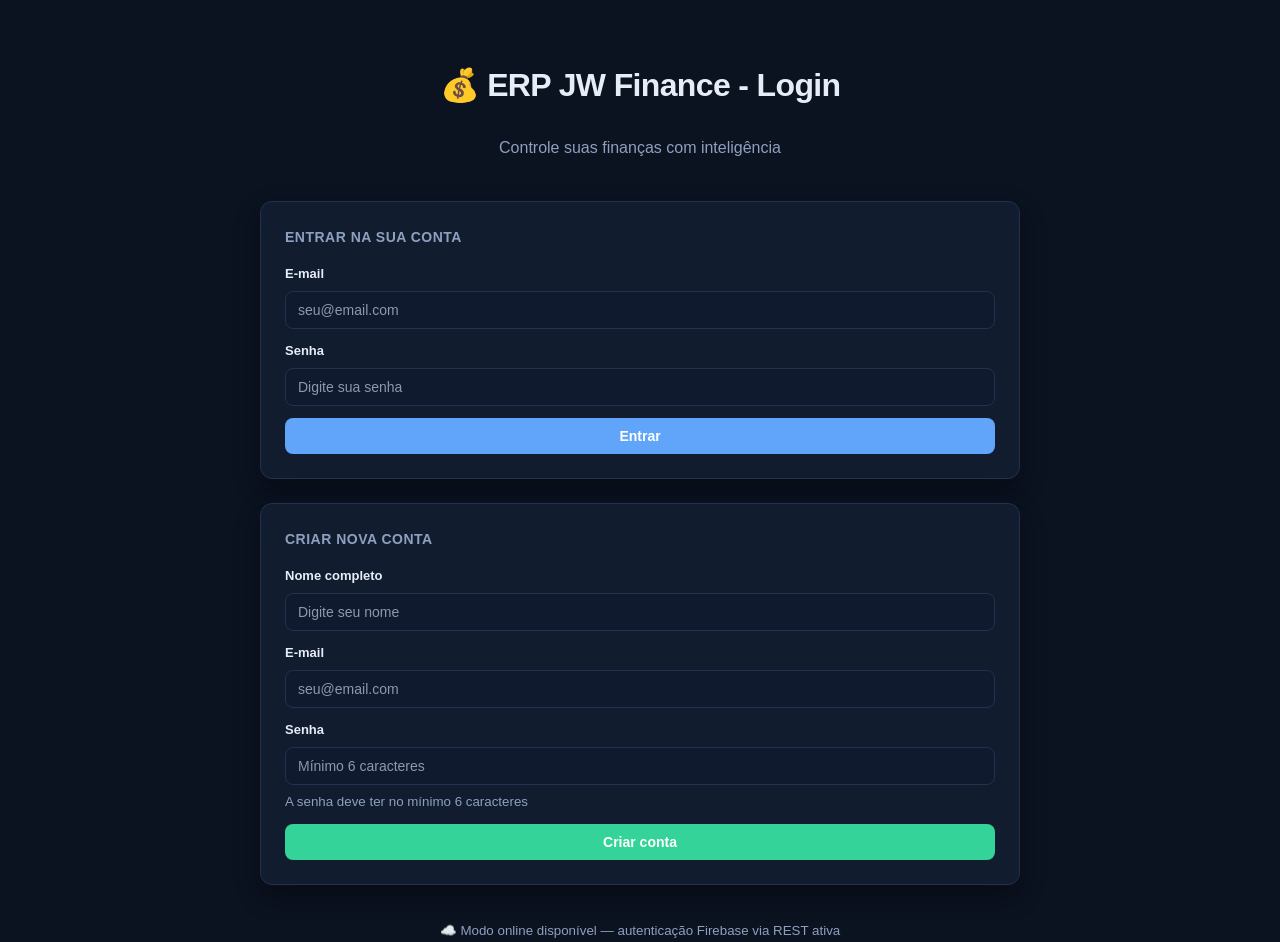
<file: index.html>
<!DOCTYPE html>
<html lang="pt-BR">
<head>
  <meta charset="UTF-8" />
  <meta name="viewport" content="width=device-width, initial-scale=1.0" />
  <meta name="description" content="Sistema de Gestão Financeira Pessoal" />
  <title>ERP JW Finance - Login</title>

  <link rel="manifest" href="manifest.json" />
  <link rel="stylesheet" href="css/style.css" />

  <!-- Firebase: inicialização única -->
  <script src="js/core/firebase-init.js"></script>
</head>

<body>
  <main class="container" style="max-width: 800px; padding-top: 60px;">
    <div style="text-align: center; margin-bottom: 40px;">
      <h1>💰 ERP JW Finance - Login</h1>
      <p class="text-muted">Controle suas finanças com inteligência</p>
    </div>

    <!-- LOGIN -->
    <section class="card">
      <h2>Entrar na sua conta</h2>
      <form id="login-form" class="form" novalidate>
        <div class="form-group">
          <label for="login-email">E-mail</label>
          <input
            type="email"
            id="login-email"
            placeholder="seu@email.com"
            autocomplete="username"
            required
          />
        </div>

        <div class="form-group">
          <label for="login-password">Senha</label>
          <input
            type="password"
            id="login-password"
            placeholder="Digite sua senha"
            autocomplete="current-password"
            required
          />
        </div>

        <button class="btn btn--primary" type="submit" style="width: 100%;">
          Entrar
        </button>
      </form>
    </section>

    <!-- CADASTRO -->
    <section class="card">
      <h2>Criar nova conta</h2>
      <form id="signup-form" class="form" novalidate>
        <div class="form-group">
          <label for="signup-name">Nome completo</label>
          <input
            type="text"
            id="signup-name"
            placeholder="Digite seu nome"
            autocomplete="name"
            required
          />
        </div>

        <div class="form-group">
          <label for="signup-email">E-mail</label>
          <input
            type="email"
            id="signup-email"
            placeholder="seu@email.com"
            autocomplete="username"
            required
          />
        </div>

        <div class="form-group">
          <label for="signup-password">Senha</label>
          <input
            type="password"
            id="signup-password"
            placeholder="Mínimo 6 caracteres"
            autocomplete="new-password"
            minlength="6"
            required
          />
          <small class="text-muted">A senha deve ter no mínimo 6 caracteres</small>
        </div>

        <button class="btn btn--success" type="submit" style="width: 100%;">
          Criar conta
        </button>
      </form>
    </section>

    <!-- STATUS -->
    <div id="status" class="status hidden" aria-live="polite"></div>

    <p class="text-center text-muted" style="margin-top: 32px;">
      <small id="auth-mode-hint">🔒 Carregando modo de autenticação...</small>
    </p>
  </main>

  <!-- Scripts do ERP -->
  <script src="js/core/constants.js"></script>
  <script src="js/core/config.js"></script>
  <script src="js/core/core.js"></script>
  <script src="js/utils/ui.js"></script>
  <script src="js/features/index.js"></script>
</body>
</html>
</file>
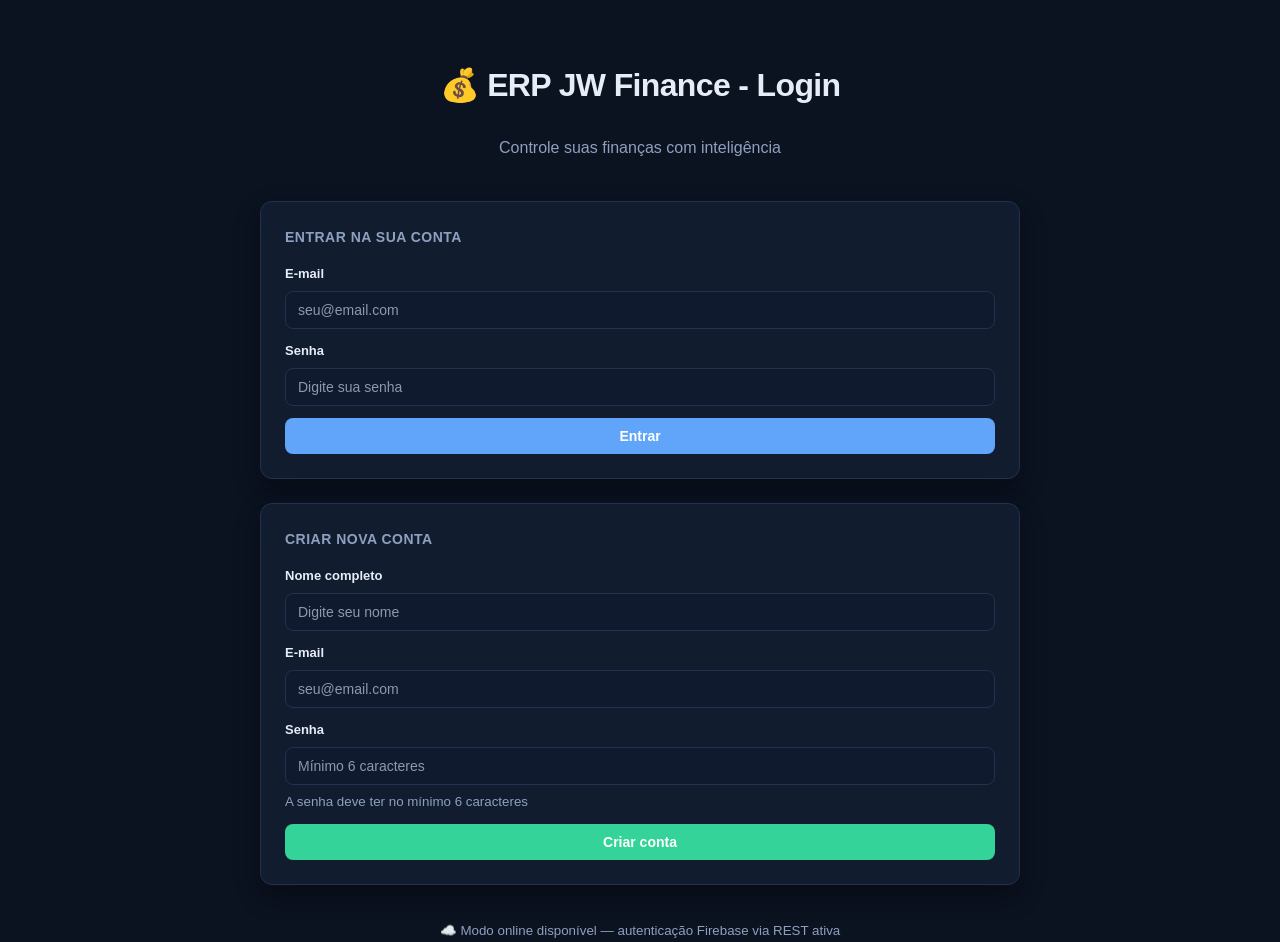
<file: charts.html>
<!DOCTYPE html>
<html lang="pt-BR">
<head>
  <meta charset="UTF-8" />
  <meta name="viewport" content="width=device-width, initial-scale=1.0" />
  <title>ERP JW Finance - Gráficos</title>
  <link rel="manifest" href="manifest.json" />
  <link rel="stylesheet" href="css/style.css" />
  <script src="js/core/firebase-init.js"></script>
</head>

<body>
  <header class="topbar no-print">
    <div class="container topbar__row">
      <h1>📈 ERP JW Finance - Gráficos</h1>
      <div class="topbar__actions">
        <button onclick="location.href='dashboard.html'" class="btn btn--ghost">← Dashboard</button>
        <button id="logoutBtn" class="btn btn--ghost">🚪 Sair</button>
      </div>
    </div>
  </header>

  <main class="container" style="margin-top: 24px;">
    <!-- FILTRO -->
    <section class="card no-print">
      <div style="display:flex; justify-content:space-between; align-items:flex-start; gap:12px; flex-wrap:wrap;">
        <div>
          <h3 style="margin:0;">🗓️ Filtro por Período</h3>
          <p class="text-muted" style="margin:6px 0 0;">Selecione o intervalo e clique em <strong>Atualizar</strong>.</p>
        </div>
        <div style="display:flex; gap:10px; flex-wrap:wrap; align-items:end;">
          <div class="form-group" style="min-width:220px; margin:0;">
            <label for="chartsStart">Mês inicial</label>
            <select id="chartsStart" class="input"></select>
          </div>
          <div class="form-group" style="min-width:220px; margin:0;">
            <label for="chartsEnd">Mês final</label>
            <select id="chartsEnd" class="input"></select>
          </div>
          <button id="btnApply" class="btn" type="button">🔄 Atualizar</button>
        </div>
      </div>
      <div class="text-muted" style="margin-top:10px;">
        Período atual: <strong id="monthLabel">—</strong>
      </div>
    </section>

    <!-- KPIs -->
    <section class="card">
      <h3>✅ Resumo Executivo — Indicadores do período</h3>

      <div class="kpi-grid" style="margin-top: 12px;">
        <div class="kpi kpi--renda"><div class="kpi__label">Renda Total</div><div id="kpiRenda" class="kpi__value">—</div></div>
        <div class="kpi kpi--poupanca"><div class="kpi__label">Poupança</div><div id="kpiPoupanca" class="kpi__value">—</div></div>
        <div class="kpi kpi--essenciais"><div class="kpi__label">Essenciais</div><div id="kpiEssenciais" class="kpi__value">—</div></div>
        <div class="kpi kpi--livres"><div class="kpi__label">Livres</div><div id="kpiLivres" class="kpi__value">—</div></div>
        <div class="kpi kpi--dividas"><div class="kpi__label">Dívidas</div><div id="kpiDividas" class="kpi__value">—</div></div>
        <div class="kpi kpi--saldo"><div class="kpi__label">Saldo</div><div id="kpiSaldo" class="kpi__value">—</div></div>
      </div>

      <div class="rates-grid" style="margin-top:16px;">
        <div class="rate">
          <div class="rate__label">Taxa de Poupança</div>
          <div id="percPoupanca" class="rate__value">—</div>
        </div>
        <div class="rate">
          <div class="rate__label">Taxa de Essenciais</div>
          <div id="percEssenciais" class="rate__value">—</div>
        </div>
        <div class="rate">
          <div class="rate__label">Taxa de Livres</div>
          <div id="percLivres" class="rate__value">—</div>
        </div>
        <div class="rate">
          <div class="rate__label">Endividamento</div>
          <div id="percDividas" class="rate__value">—</div>
        </div>
      </div>
    </section>

    <!-- GRÁFICOS -->
    <div class="charts-grid">
      <section class="card">
        <h3>🧩 Taxas e Percentuais (visão macro)</h3>
        <canvas id="chartPizza"></canvas>
        <div id="legendMacro" class="chart-legend"></div>
      </section>

      <section class="card">
        <h3>📊 Comparativo Geral</h3>
        <canvas id="chartBarras"></canvas>
        <div id="legendComp" class="chart-legend"></div>
      </section>

      <section class="card">
        <h3>💳 Despesas por Categoria</h3>
        <canvas id="chartCategorias"></canvas>
        <div id="legendCategorias" class="chart-legend"></div>
      </section>

      <section class="card">
        <h3>🏦 Categorias por Banco</h3>
        <canvas id="chartBancoCategorias"></canvas>
        <div id="legendBancoCat" class="chart-legend"></div>
      </section>

      <section class="card card--wide">
        <h3>📈 Evolução do Saldo (por mês)</h3>
        <canvas id="chartSaldoLinha"></canvas>
        <div id="legendSaldo" class="chart-legend"></div>
      </section>
    </div>

    <div class="no-print" style="display:flex; gap:10px; flex-wrap:wrap; margin: 18px 0 40px;">
      <button class="btn btn--ghost" type="button" onclick="window.scrollTo({top:0,behavior:'smooth'})">↑ Voltar ao topo</button>
      <button class="btn" type="button" data-action="print">🖨️ Imprimir / Exportar PDF</button>
    </div>
  </main>

  <script src="js/core/constants.js"></script>
  <script src="js/core/core.js"></script>
  <script src="js/core/config.js"></script>
  <script src="js/utils/ui.js"></script>
  <script src="js/features/charts.js"></script>
</body>
</html>
</file>
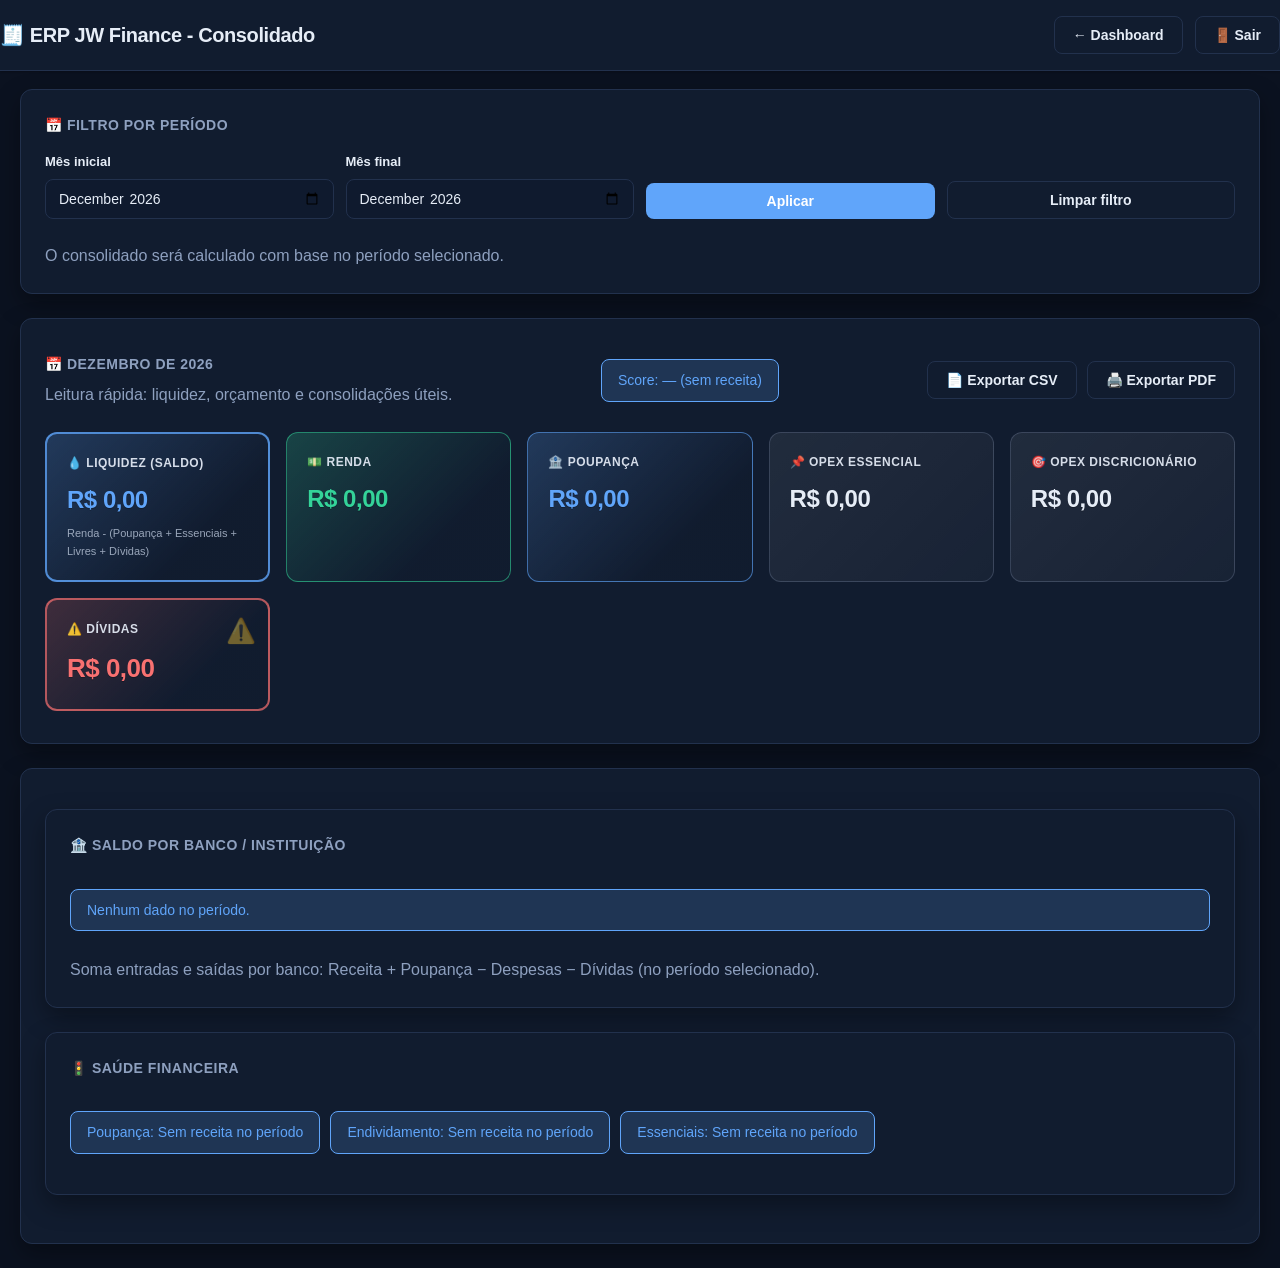
<file: consolidado.html>
<!DOCTYPE html>
<html lang="pt-BR">
<head>
  <meta charset="UTF-8" />
  <meta name="viewport" content="width=device-width, initial-scale=1.0" />
  <title>ERP JW Finance - Consolidado</title>
  <link rel="manifest" href="manifest.json" />
  <link rel="stylesheet" href="css/style.css" />
  <script src="js/core/firebase-init.js"></script>
  
</head>
<body>
  <header class="topbar">
    <div class="container topbar__row">
      <h1>🧾 ERP JW Finance - Consolidado</h1>
      <div class="topbar__actions">
        <button class="btn btn--ghost" type="button" onclick="window.location.href='dashboard.html'">← Dashboard</button>
        <button id="logoutBtn" class="btn btn--ghost" type="button">🚪 Sair</button>
      </div>
    </div>
  </header>

  <main class="container" style="padding-top: 18px;">

    <section class="card no-print">
      <h2>📅 Filtro por período</h2>
      <div class="grid-4" style="grid-template-columns: repeat(auto-fit, minmax(200px, 1fr)); gap: 12px;">
        <div class="form-group">
          <label for="consStart">Mês inicial</label>
          <input id="consStart" class="input" type="month" />
        </div>
        <div class="form-group">
          <label for="consEnd">Mês final</label>
          <input id="consEnd" class="input" type="month" />
        </div>
        <div class="form-group" style="align-self:end;">
          <button id="btnApply" class="btn btn--primary" type="button" style="width:100%;">Aplicar</button>
        </div>
        <div class="form-group" style="align-self:end;">
          <button id="btnClearFilter" class="btn btn--ghost" type="button" style="width:100%;">Limpar filtro</button>
        </div>
      </div>
      <p class="text-muted" style="margin:10px 0 0;">O consolidado será calculado com base no período selecionado.</p>
    </section>

    <section class="card">
      <div style="display:flex; align-items:center; justify-content:space-between; gap:12px; flex-wrap:wrap;">
        <div>
          <h2 style="margin:0;">📅 <span id="monthLabel">—</span></h2>
          <p class="text-muted" style="margin:6px 0 0;">Leitura rápida: liquidez, orçamento e consolidações úteis.</p>
        </div>
        <div class="status status--info" id="scoreBox">Score: —</div>
        <div class="no-print" style="display:flex; gap:10px;">
          <button id="btnConsCSV" class="btn btn--ghost" type="button">📄 Exportar CSV</button>
          <button class="btn btn--ghost" type="button" onclick="window.print()">🖨️ Exportar PDF</button>
        </div>
      </div>

      <div class="kpi-grid" style="margin-top: 14px;">
        <div class="kpi kpi--saldo">
          <div class="kpi__title">💧 Liquidez (Saldo)</div>
          <div class="kpi__value" id="kpiLiquidez">R$ 0,00</div>
          <small>Renda - (Poupança + Essenciais + Livres + Dívidas)</small>
        </div>

        <div class="kpi kpi--receita">
          <div class="kpi__title">💵 Renda</div>
          <div class="kpi__value" id="kpiRenda">R$ 0,00</div>
        </div>

        <div class="kpi kpi--poupanca">
          <div class="kpi__title">🏦 Poupança</div>
          <div class="kpi__value" id="kpiPoupanca">R$ 0,00</div>
        </div>

        <div class="kpi kpi--despesa">
          <div class="kpi__title">📌 OPEX Essencial</div>
          <div class="kpi__value" id="kpiEssenciais">R$ 0,00</div>
        </div>

        <div class="kpi kpi--livre">
          <div class="kpi__title">🎯 OPEX Discricionário</div>
          <div class="kpi__value" id="kpiLivres">R$ 0,00</div>
        </div>

        <div class="kpi kpi--dividas">
          <div class="kpi__title">⚠️ Dívidas</div>
          <div class="kpi__value" id="kpiDividas">R$ 0,00</div>
        </div>
      </div>
    </section>

    <section class="card" style="margin-top: 16px;">

    <section class="card" style="margin-top: 16px;">
      <h2>🏦 Saldo por Banco / Instituição</h2>
      <div id="byBankBalance" class="grid" style="display:grid; grid-template-columns: repeat(auto-fit, minmax(240px, 1fr)); gap: 10px; margin-top: 10px;"></div>
      <p class="text-muted" style="margin-top: 10px;">Soma entradas e saídas por banco: Receita + Poupança − Despesas − Dívidas (no período selecionado).</p>
    </section>

    <section class="card" style="margin-top: 16px;">
      <h2>🚦 Saúde Financeira</h2>
      <div style="display:flex; gap:10px; flex-wrap:wrap; margin-top: 10px;">
        <span id="healthPoupanca" class="status status--info">Poupança: —</span>
        <span id="healthEndividamento" class="status status--info">Endividamento: —</span>
        <span id="healthEssenciais" class="status status--info">Essenciais: —</span>
      </div>
    </section>
  </main>

  <!-- SCRIPTS -->
  <script src="js/core/constants.js"></script>
  <script src="js/core/config.js"></script>
  <script src="js/core/core.js"></script>
  <script src="js/utils/ui.js"></script>
  <script src="js/features/consolidado.js"></script>
</body>
</html>
</file>
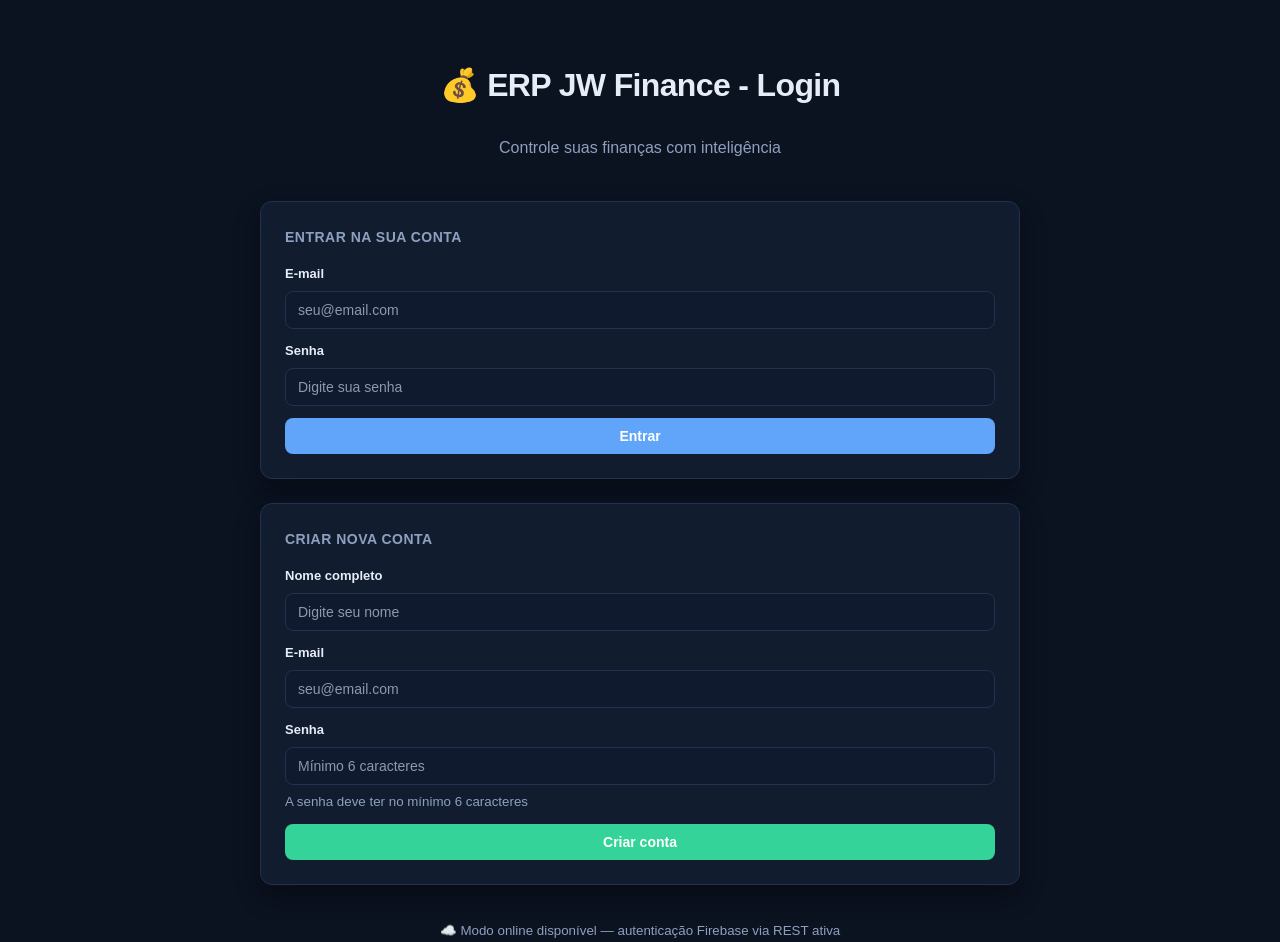
<file: dashboard.html>
<!DOCTYPE html>
<html lang="pt-BR">
<head>
  <meta charset="UTF-8" />
  <meta name="viewport" content="width=device-width, initial-scale=1.0" />
  <meta name="description" content="ERP JW Finance - Gestão Financeira Pessoal " />
  <title>ERP JW Finance - Dashboard</title>
  <link rel="manifest" href="manifest.json" />
  <link rel="stylesheet" href="css/style.css" />
  <script src="js/core/firebase-init.js"></script>
</head>

<body>
  <!-- HEADER -->
  <header class="topbar">
    <div class="container topbar__row">
      <h1>💰 ERP JW Finance - Dashboard</h1>
      <div class="topbar__actions">
        <span id="userName" class="text-muted" style="font-size: 14px;"></span>
        <button id="btnPerfil" class="btn btn--ghost">⚙️ Perfil</button>
        <button id="btnGerenciadores" class="btn btn--ghost">🧩 Gerenciadores</button>
        <button id="btnHistorico" class="btn btn--ghost">📊 Histórico</button>
        <button id="btnCharts" class="btn btn--ghost">📈 Gráficos</button>
        <button id="btnConsolidado" class="btn btn--ghost">🧾 Consolidado</button>
        <button id="btnMetas" class="btn btn--ghost">🎯 Metas</button>
        <button id="logoutBtn" class="btn btn--ghost">🚪 Sair</button>
      </div>
    </div>
  </header>

  <!-- MAIN CONTENT -->
  <main class="container">
    
    <!-- SELETOR DE MÊS -->
    <section class="card" style="margin-top: 24px;">
      <div style="display: flex; align-items: center; justify-content: space-between; gap: 16px; flex-wrap: wrap;">
        <div>
          <h2 style="margin-bottom: 4px;">📅 Mês Ativo</h2>
          <p class="text-muted" style="font-size: 14px; margin: 0;">Visualizando dados de <strong id="monthLabel"></strong></p>
        </div>
        <div style="display: flex; gap: 8px;">
          <button id="btnPrevMonth" class="btn btn--ghost">← Anterior</button>
          <button id="btnCurrentMonth" class="btn btn--primary">Mês Atual</button>
          <button id="btnNextMonth" class="btn btn--ghost">Próximo →</button>
        </div>
      </div>
    </section>

    <!-- RESUMO / KPIs COM DÍVIDAS -->
    <section class="card">
      <h2>💹 RESUMO DO MÊS</h2>
      <div class="kpi-grid">
        
        <div class="kpi kpi--receita">
          <div class="kpi__title">💵 Renda Total</div>
          <div class="kpi__value" id="kpiRenda">R$ 0,00</div>
        </div>
        
        <div class="kpi kpi--poupanca">
          <div class="kpi__title">🏦 Poupança Total</div>
          <div class="kpi__value" id="kpiPoupanca">R$ 0,00</div>
        </div>
        
        <div class="kpi kpi--essenciais">
          <div class="kpi__title">🔴 Despesas Essenciais</div>
          <div class="kpi__value" id="kpiEssenciais">R$ 0,00</div>
        </div>
        
        <div class="kpi kpi--livres">
          <div class="kpi__title">🟢 Despesas Livres</div>
          <div class="kpi__value" id="kpiLivres">R$ 0,00</div>
        </div>
        
        <!-- KPI DE DÍVIDAS - DESTAQUE -->
        <div class="kpi kpi--dividas">
          <div class="kpi__title">💳 DÍVIDAS TOTAIS</div>
          <div class="kpi__value" id="kpiDividas">R$ 0,00</div>
          <small>⚠️ Priorize quitação</small>
        </div>
        
        <div class="kpi kpi--highlight">
          <div class="kpi__title">💎 Saldo a Distribuir</div>
          <div class="kpi__value" id="kpiSaldoDistribuir">R$ 0,00</div>
          <small>valor ainda não comprometido</small>
        </div>
        
      </div>

      <!-- v8.2.3: KPI de saúde simplificado (Apple-minimal) — manter apenas Score do mês -->
      <div class="health-row health-row--score" style="margin-top: 14px; justify-content: flex-end;">
        <span id="healthScore" class="score-pill">Score do mês: —</span>
      </div>
    </section>

    <!-- LANÇAMENTOS (4 COLUNAS COM DÍVIDAS) -->
    <section class="grid-4">
      
      <!-- COLUNA 1: RECEITA -->
      <div class="card">
        <h3>💵 RECEITA</h3>
        <form id="formReceita" class="form">
          <div class="form-group">
            <label for="receitaData">Data</label>
            <input type="date" id="receitaData" name="data" required />
          </div>
          
          <div class="form-group">
            <label for="receitaValor">Valor (R$)</label>
            <input type="number" id="receitaValor" name="valor" step="0.01" min="0.01" placeholder="0,00" required />
          </div>
          
          <div class="form-group">
            <label for="receitaCategoria">Categoria</label>
            <select id="receitaCategoria" name="categoria" required>
              <option value="">Selecione</option>
            </select>
          </div>
          
          <div class="form-group">
            <label for="receitaBanco">Banco/Conta</label>
            <select id="receitaBanco" name="banco" required>
              <option value="">Selecione</option>
            </select>
          </div>
          
          <div class="form-group">
            <label for="receitaDescricao">Descrição (opcional)</label>
            <input type="text" id="receitaDescricao" name="descricao" placeholder="Ex: Salário de fevereiro" />
          </div>
          
          <button class="btn btn--success" type="submit" style="width: 100%;">
            ✓ Adicionar Receita
          </button>
        </form>
      </div>

      <!-- COLUNA 2: POUPANÇA -->
      <div class="card">
        <h3>🏦 POUPANÇA</h3>
        <form id="formPoupanca" class="form">
          <div class="form-group">
            <label for="poupancaData">Data</label>
            <input type="date" id="poupancaData" name="data" required />
          </div>
          
          <div class="form-group">
            <label for="poupancaValor">Valor (R$)</label>
            <input type="number" id="poupancaValor" name="valor" step="0.01" min="0.01" placeholder="0,00" required />
          </div>
          
          <div class="form-group">
            <label for="poupancaCategoria">Categoria</label>
            <select id="poupancaCategoria" name="categoria" required>
              <option value="">Selecione</option>
            </select>
          </div>
          
          <div class="form-group">
            <label for="poupancaBanco">Banco/Conta</label>
            <select id="poupancaBanco" name="banco" required>
              <option value="">Selecione</option>
            </select>
          </div>
          
          <div class="form-group">
            <label for="poupancaDescricao">Descrição (opcional)</label>
            <input type="text" id="poupancaDescricao" name="descricao" placeholder="Ex: Reserva de emergência" />
          </div>
          
          <button class="btn btn--primary" type="submit" style="width: 100%;">
            ✓ Adicionar Poupança
          </button>
        </form>
      </div>

      <!-- COLUNA 3: DESPESAS -->
      <div class="card">
        <h3>💳 DESPESAS</h3>
        <form id="formDespesa" class="form">
          <div class="form-group">
            <label for="despesaData">Data</label>
            <input type="date" id="despesaData" name="data" required />
          </div>
          
          <div class="form-group">
            <label for="despesaValor">Valor (R$)</label>
            <input type="number" id="despesaValor" name="valor" step="0.01" min="0.01" placeholder="0,00" required />
          </div>
          
          <div class="form-group">
            <label for="despesaCategoria">Categoria</label>
            <select id="despesaCategoria" required></select>
            <small class="text-muted">Ao selecionar a categoria, o tipo de despesa é preenchido automaticamente.</small>
          </div>

          <div class="form-group hidden">
            <label for="despesaSubtipo">Tipo de Despesa (auto)</label>
            <div style="display:flex; gap:10px; align-items:center;">
              <select id="despesaSubtipo" required disabled style="flex:1;">
                <option value="">Selecione</option>
                <option value="essencial">🔴 Despesa Essencial</option>
                <option value="livre">🟢 Despesa Livre</option>
              </select>
              <label class="text-muted" style="display:flex; gap:6px; align-items:center; font-size:13px; white-space:nowrap;">
                <input type="checkbox" id="overrideDespesaTipo" />
                editar
              </label>
            </div>
            <small class="text-muted">Se alguma categoria antiga não tiver regra, marque “editar” para escolher manualmente.</small>
          </div>
          
          <div class="form-group">
            <label for="despesaBanco">Banco/Conta</label>
            <select id="despesaBanco" required>
              <option value="">Selecione</option>
            </select>
          </div>
          
          <div class="form-group">
            <label for="despesaDescricao">Descrição (opcional)</label>
            <input type="text" id="despesaDescricao" name="descricao" placeholder="Ex: Conta de luz" />
          </div>
          
          <button class="btn btn--danger" type="submit" style="width: 100%;">
            ✓ Adicionar Despesa
          </button>
        </form>
      </div>

      <!-- COLUNA 4: DÍVIDAS (NOVO) -->
      <div class="card" style="border: 2px solid var(--divida);">
        <h3>⚠️ DÍVIDAS</h3>
        <form id="formDivida" class="form">
          <div class="form-group">
            <label for="dividaData">Data</label>
            <input type="date" id="dividaData" name="data" required />
          </div>
          
          <div class="form-group">
            <label for="dividaValor">Valor (R$)</label>
            <input type="number" id="dividaValor" name="valor" step="0.01" min="0.01" placeholder="0,00" required />
          </div>
          
          <div class="form-group">
            <label for="dividaCategoria">Tipo de Dívida</label>
            <select id="dividaCategoria" name="categoria" required>
              <option value="">Selecione</option>
            </select>
          </div>
          
          <div class="form-group">
            <label for="dividaBanco">Banco/Origem</label>
            <select id="dividaBanco" name="banco" required>
              <option value="">Selecione</option>
            </select>
          </div>
          
          <div class="form-group">
            <label for="dividaDescricao">Descrição (opcional)</label>
            <input type="text" id="dividaDescricao" name="descricao" placeholder="Ex: Parcelamento em 12x" />
          </div>
          
          <button class="btn btn--danger" type="submit" style="width: 100%; background: var(--divida);">
            ⚠️ Registrar Dívida
          </button>
        </form>
      </div>

    </section>

    <!-- TABELA DE LANÇAMENTOS -->
    <section class="card">
      <h2>📋 TODOS OS LANÇAMENTOS</h2>
      <div class="table-wrapper">
        <table>
          <thead>
            <tr>
              <th>Tipo</th>
              <th>Data</th>
              <th>Valor</th>
              <th>Categoria</th>
              <th>Banco</th>
              <th>Descrição</th>
              <th>Ações</th>
            </tr>
          </thead>
          <tbody id="txTbody">
            <tr>
              <td colspan="7" style="text-align: center; padding: 40px;">
                <span class="text-muted">Nenhum lançamento neste mês</span>
              </td>
            </tr>
          </tbody>
        </table>
      </div>
    </section>

    <!-- RODAPÉ COM AÇÕES -->
    <section class="footer-actions">
      <button onclick="window.scrollTo({top: 0, behavior: 'smooth'})" class="btn btn--ghost">
        ↑ Voltar ao topo
      </button>
      <button onclick="window.print()" class="btn btn--ghost">
        🖨️ Imprimir / Exportar PDF
      </button>
      <button id="btnExportCSVMonth" class="btn btn--ghost">
        📄 Exportar CSV do mês
      </button>
            <button id="btnLimparMes" class="btn btn--danger">
        🗑️ Limpar todos os dados do mês
      </button>
    </section>

  </main>

  <!-- MODAL DE EDIÇÃO -->
  <div id="modalEdit" class="modal-overlay hidden" style="display: none;">
    <div class="modal">
      <div class="modal-header">
        <h3>✏️ Editar Lançamento</h3>
        <button onclick="closeEditModal()" class="btn btn--ghost btn-mini">✕</button>
      </div>
      <div class="modal-body">
        <div class="status status--info modal-kpi" style="margin-bottom: 12px;">
          <strong id="editResumo">—</strong>
        </div>

        <form id="formEdit" class="form">
          <input type="hidden" id="editId" />
          <input type="hidden" id="editTipo" />
          
          <div class="form-group">
            <label for="editData">Data</label>
            <input type="date" id="editData" required />
          </div>
          
          <div class="form-group">
            <label for="editValor">Valor (R$)</label>
            <input type="number" id="editValor" step="0.01" min="0.01" required />
          </div>
          
          <div class="form-group">
            <label for="editCategoria">Categoria</label>
            <select id="editCategoria" required></select>
          </div>
          
          <div class="form-group">
            <label for="editBanco">Banco</label>
            <select id="editBanco" required></select>
          </div>
          
          <div class="form-group">
            <label for="editDescricao">Descrição</label>
            <input type="text" id="editDescricao" />
          </div>
        </form>
      </div>
      <div class="modal-footer">
        <button onclick="closeEditModal()" class="btn btn--ghost">Cancelar</button>
        <button onclick="saveEdit()" class="btn btn--primary">💾 Salvar alterações</button>
      </div>
    </div>
  </div>


  <!-- MODAL: FIXAR LANÇAMENTO (RECORRÊNCIA) -->
  <div id="modalFixar" class="modal-overlay hidden" style="display: none;">
    <div class="modal">
      <div class="modal-header">
        <h3>📌 Fixar lançamento</h3>
        <button onclick="closeFixarModal()" class="btn btn--ghost btn-mini">✕</button>
      </div>
      <div class="modal-body">
        <p class="text-muted" style="margin-top: 0;">Este lançamento será repetido automaticamente nos meses escolhidos.</p>

        <div class="status status--info" style="margin-bottom: 12px;">
          <strong id="fixResumo">—</strong>
        </div>

        <form id="formFixar" class="form" onsubmit="event.preventDefault(); saveFixar();">
          <div class="form-group">
            <label for="fixInicio">Início (mês)</label>
            <input type="month" id="fixInicio" required />
          </div>

          <div class="form-group">
            <label for="fixFim">Fim (mês)</label>
            <input type="month" id="fixFim" />
            <div style="margin-top: 8px;">
              <label style="display:flex; align-items:center; gap:8px; font-size: 13px;">
                <input type="checkbox" id="fixSemFim" />
                Sem fim
              </label>
            </div>
          </div>

          <div class="form-group">
            <label style="display:flex; align-items:center; gap:8px; font-size: 13px;">
              <input type="checkbox" id="fixAplicarAtual" checked />
              Aplicar também no mês atual
            </label>
          </div>
        </form>
      </div>
      <div class="modal-footer">
        <button onclick="closeFixarModal()" class="btn btn--ghost">Cancelar</button>
        <button onclick="saveFixar()" class="btn btn--primary">📌 Fixar</button>
      </div>
    </div>
  </div>


    <!-- SCRIPTS -->
  <script src="js/core/constants.js"></script>
  <script src="js/core/config.js"></script>
  <script src="js/core/core.js"></script>
  <script src="js/utils/ui.js"></script>
  <script src="js/features/dashboard.js"></script>
</body>
</html>
</file>
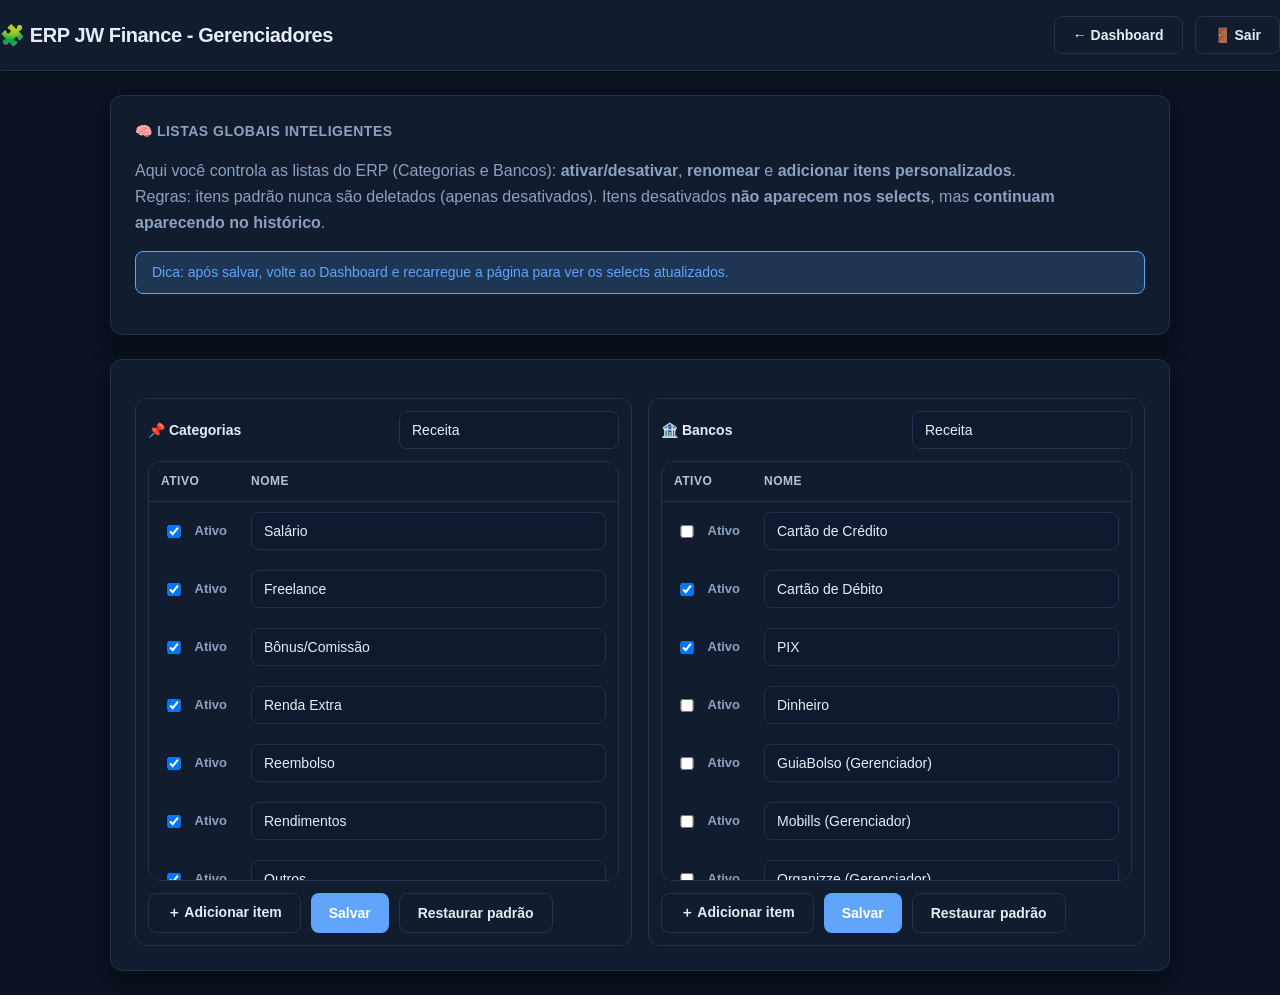
<file: gerenciadores.html>
<!DOCTYPE html>
<html lang="pt-BR">
<head>
  <meta charset="UTF-8" />
  <meta name="viewport" content="width=device-width, initial-scale=1.0" />
  <title>ERP JW Finance - Gerenciadores</title>
  <link rel="manifest" href="manifest.json" />
  <link rel="stylesheet" href="css/style.css" />
  <script src="js/core/firebase-init.js"></script>
</head>

<body>
  <header class="topbar">
    <div class="container topbar__row">
      <h1>🧩 ERP JW Finance - Gerenciadores</h1>
      <div class="topbar__actions">
        <button class="btn btn--ghost" type="button" onclick="window.location.href='dashboard.html'">← Dashboard</button>
        <button id="logoutBtn" class="btn btn--ghost" type="button">🚪 Sair</button>
      </div>
    </div>
  </header>

  <main class="container" style="max-width: 1100px; margin-top: 24px;">

    <section class="card">
      <h2>🧠 Listas Globais Inteligentes</h2>
      <p class="text-muted" style="margin-top: 0;">
        Aqui você controla as listas do ERP (Categorias e Bancos): <strong>ativar/desativar</strong>, <strong>renomear</strong> e <strong>adicionar itens personalizados</strong>.
        <br/>Regras: itens padrão nunca são deletados (apenas desativados). Itens desativados <strong>não aparecem nos selects</strong>, mas <strong>continuam aparecendo no histórico</strong>.
      </p>
      <div class="status status--info">
        Dica: após salvar, volte ao Dashboard e recarregue a página para ver os selects atualizados.
      </div>
    </section>

    <section class="card">
      <div class="manager-grid">
        <!-- Categorias -->
        <div class="manager-card">
          <div class="manager-header">
            <h3 style="margin:0;">📌 Categorias</h3>
            <select id="catGrupo" class="manager-select input">
              <option value="receita">Receita</option>
              <option value="poupanca">Poupança</option>
              <option value="despesa_essencial">Despesa Essencial</option>
              <option value="despesa_livre">Despesa Livre</option>
              <option value="divida">Dívidas</option>
            </select>
          </div>

          <div class="table-wrapper manager-table-wrap"><table class="manager-table"><thead><tr><th style="width:90px;">Ativo</th><th>Nome</th></tr></thead><tbody id="catLista"></tbody></table></div>

          <div class="manager-actions">
            <button id="btnAddCat" class="btn btn--ghost" type="button">＋ Adicionar item</button>
            <button id="btnSalvarCats" class="btn btn--primary" type="button">Salvar</button>
            <button id="btnResetCats" class="btn btn--ghost" type="button">Restaurar padrão</button>
          </div>
        </div>

        <!-- Bancos -->
        <div class="manager-card">
          <div class="manager-header">
            <h3 style="margin:0;">🏦 Bancos</h3>
            <select id="bankTipo" class="manager-select input">
              <option value="receita">Receita</option>
              <option value="poupanca">Poupança</option>
              <option value="despesa">Despesa</option>
              <option value="divida">Dívidas</option>
            </select>
          </div>

          <div class="table-wrapper manager-table-wrap"><table class="manager-table"><thead><tr><th style="width:90px;">Ativo</th><th>Nome</th></tr></thead><tbody id="bankLista"></tbody></table></div>

          <div class="manager-actions">
            <button id="btnAddBank" class="btn btn--ghost" type="button">＋ Adicionar item</button>
            <button id="btnSalvarBanks" class="btn btn--primary" type="button">Salvar</button>
            <button id="btnResetBanks" class="btn btn--ghost" type="button">Restaurar padrão</button>
          </div>
        </div>
      </div>
    </section>

  </main>

  <!-- SCRIPTS -->
  <script src="js/core/constants.js"></script>
  <script src="js/core/config.js"></script>
  <script src="js/core/core.js"></script>
  <script src="js/utils/ui.js"></script>
  <script src="js/features/gerenciadores.js"></script>
</body>
</html>
</file>
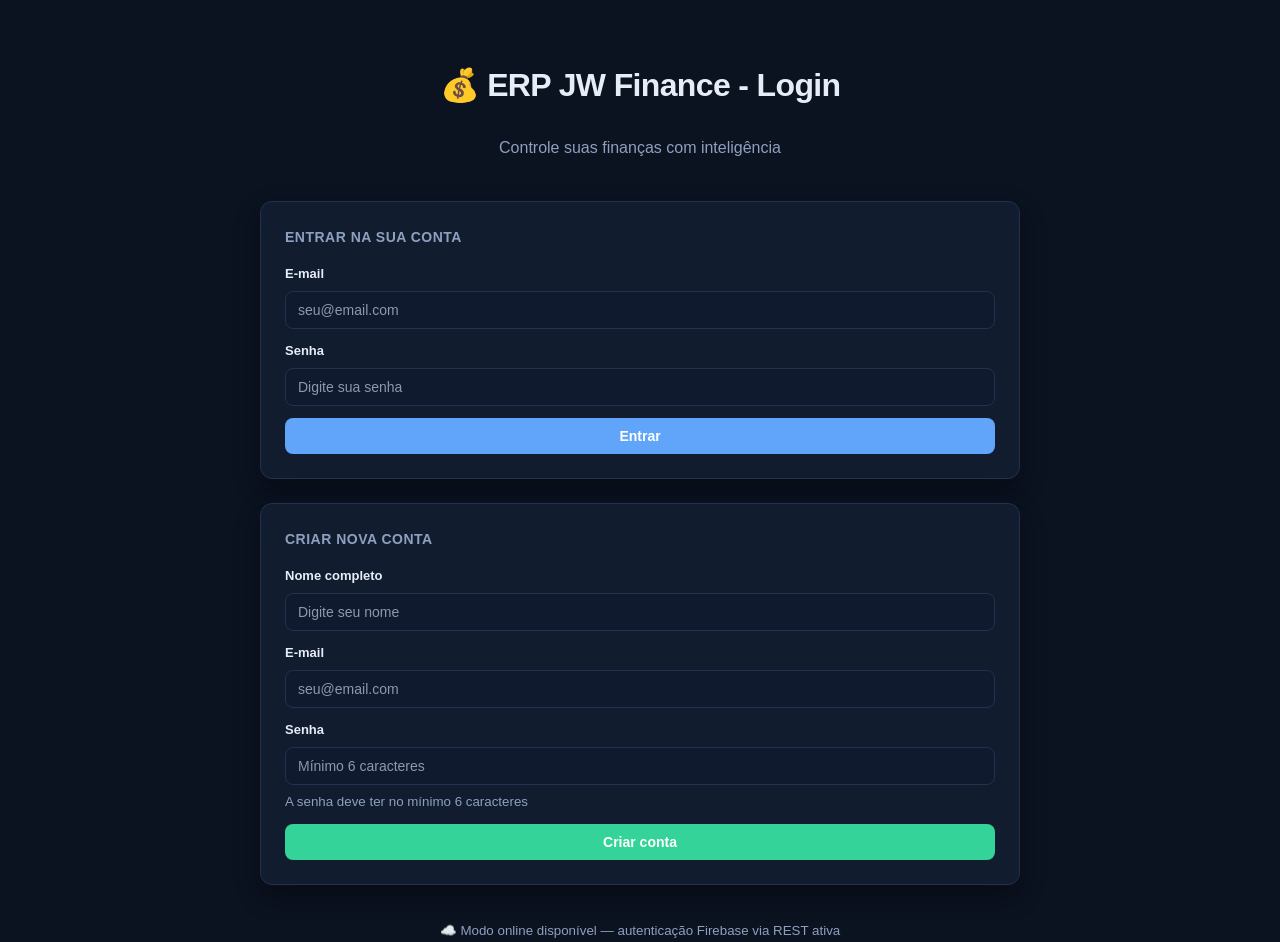
<file: historico.html>
<!DOCTYPE html>
<html lang="pt-BR">
<head>
  <meta charset="UTF-8" />
  <meta name="viewport" content="width=device-width, initial-scale=1.0" />
  <title>ERP JW Finance - Histórico</title>
  <link rel="manifest" href="manifest.json" />
  <link rel="stylesheet" href="css/style.css" />
  <script src="js/core/firebase-init.js"></script>
</head>

<body>
  <header class="topbar no-print">
    <div class="container topbar__row">
      <h1>📊 ERP JW Finance - Histórico</h1>
      <div class="topbar__actions">
        <button onclick="location.href='dashboard.html'" class="btn btn--ghost">← Dashboard</button>
        <button id="logoutBtn" class="btn btn--ghost">🚪 Sair</button>
      </div>
    </div>
  </header>

  <main class="container" style="margin-top: 24px;">
    
    <section class="card">
      <h2>📊 HISTÓRICO DE MESES</h2>
      <p class="text-muted">Visualize e compare seus dados financeiros ao longo do tempo</p>
    </section>

    
    <section class="card">
      <h2>📤 Exportação por Período</h2>
      <div class="grid-3" style="align-items:end;">
        <div class="form-group">
          <label for="histStart">Mês inicial</label>
          <input id="histStart" class="input" type="month" />
        </div>
        <div class="form-group">
          <label for="histEnd">Mês final</label>
          <input id="histEnd" class="input" type="month" />
        </div>
        <div style="display:flex; gap:10px; justify-content:flex-end; flex-wrap:wrap;">
          <button id="btnHistApply" class="btn btn--ghost" type="button">🔄 Atualizar lista</button>
          <button id="btnHistCSV" class="btn btn--ghost" type="button">📄 Exportar CSV</button>
          <button class="btn btn--ghost" type="button" onclick="window.print()">🖨️ Exportar PDF</button>
        </div>
      </div>
      <p class="text-muted" style="margin:8px 0 0;">O CSV usa separador <strong>;</strong> e funciona no Excel/Sheets.</p>
    </section>

    <!-- LISTA DE MESES -->
    <div id="monthsList">
      <div class="card" style="text-align: center; padding: 60px;">
        <p class="text-muted">Carregando histórico...</p>
      </div>
    </div>

</main>

  <!-- SCRIPTS -->
  <script src="js/core/constants.js"></script>
  <script src="js/core/config.js"></script>
  <script src="js/core/core.js"></script>
  <script src="js/utils/ui.js"></script>
  <script src="js/features/historico.js"></script>

  <style>
    @media print {
      .no-print { display: none !important; }
      body { background: white; }
      .card { box-shadow: none; border: 1px solid #ddd; }
    }
  </style>
</body>
</html>
</file>
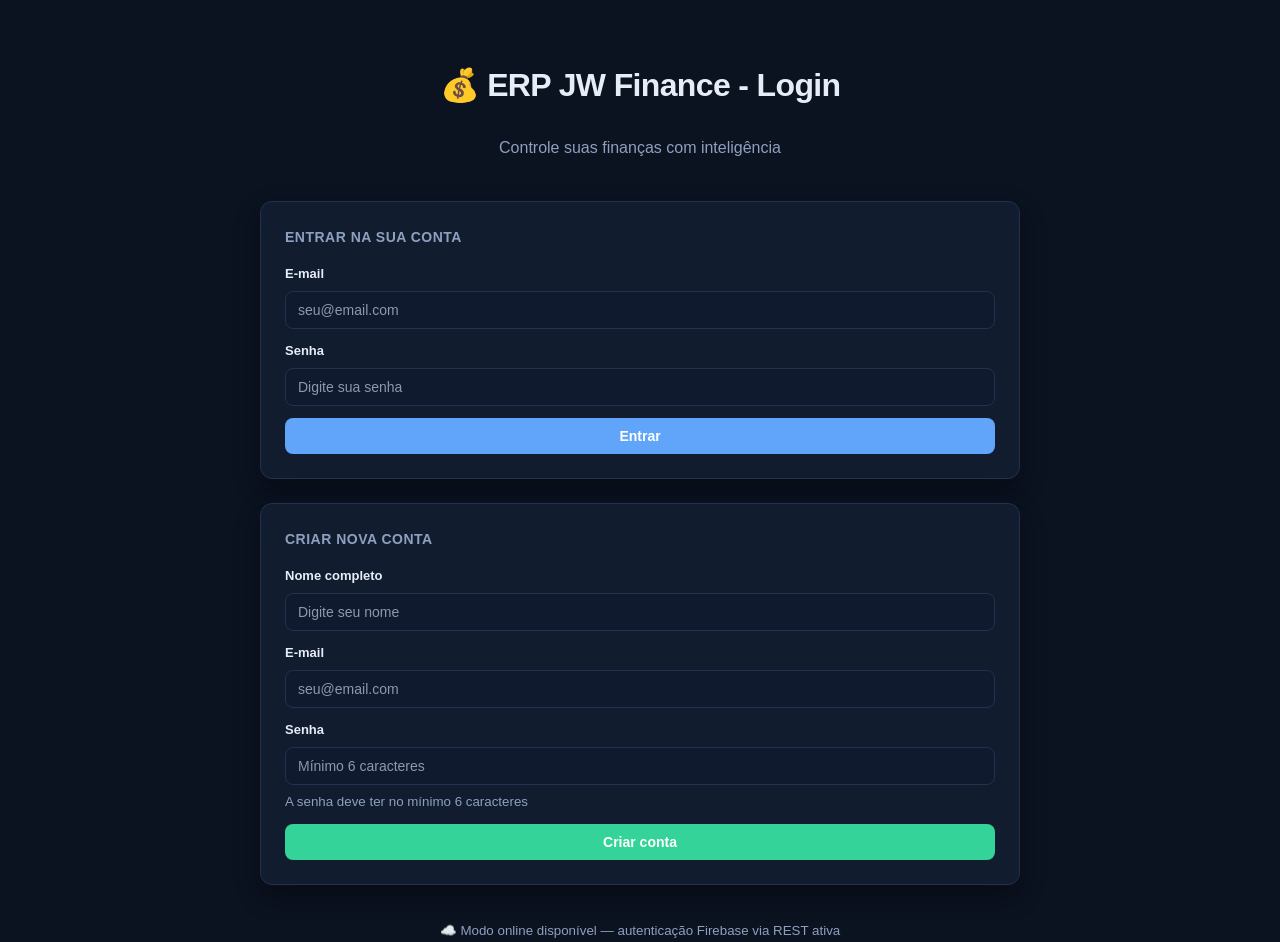
<file: metas.html>
<!DOCTYPE html>
<html lang="pt-BR">
<head>
  <meta charset="UTF-8" />
  <meta name="viewport" content="width=device-width, initial-scale=1.0" />
  <title>ERP JW Finance - Orçamento</title>
  <link rel="manifest" href="manifest.json" />
  <link rel="stylesheet" href="css/style.css" />
  <script src="js/core/firebase-init.js"></script>
</head>
<body>
  <header class="topbar">
    <div class="container topbar__row">
      <h1>🎯 ERP JW Finance - Orçamento</h1>
      <div class="topbar__actions">
        <button class="btn btn--ghost" type="button" onclick="window.location.href='dashboard.html'">← Dashboard</button>
        <button id="logoutBtn" class="btn btn--ghost" type="button">🚪 Sair</button>
      </div>
    </div>
  </header>

  <main class="container" style="padding-top: 18px;">
    <!-- MODO v8: ORÇAMENTO PERCENTUAL -->
    <section id="budgetV8" class="card">
      <div style="display:flex; align-items:center; justify-content:space-between; gap:10px; flex-wrap:wrap;">
        <div>
          <h2 style="margin:0;">📊 Orçamento — <span id="monthLabel">—</span></h2>
          <p class="text-muted" style="margin:6px 0 0;">
            Tela comparativa: <strong>onde você quer chegar</strong> (meta em %) vs <strong>onde você está</strong> (realizado).
          </p>
        </div>
        <div style="display:flex; gap:8px;">
          <button id="btnPrevMonth" class="btn btn--ghost" type="button">← Anterior</button>
          <button id="btnCurrentMonth" class="btn btn--primary" type="button">Mês Atual</button>
          <button id="btnNextMonth" class="btn btn--ghost" type="button">Próximo →</button>
        </div>
      </div>

      <div class="status status--info" id="budgetInfo" style="margin-top: 12px;">
        Defina percentuais para distribuir sua renda do mês. O total deve somar <strong>100%</strong>.
      </div>

      <form id="budgetForm" class="form-grid" style="margin-top: 10px;">
        <div class="form-group">
          <label for="pctPoupanca">Poupança / Investimentos (%)</label>
          <input id="pctPoupanca" class="input" type="number" min="0" max="100" step="1" placeholder="Ex.: 20" required />
        </div>

        <div class="form-group">
          <label for="pctEssenciais">Despesas Essenciais (%)</label>
          <input id="pctEssenciais" class="input" type="number" min="0" max="100" step="1" placeholder="Ex.: 50" required />
        </div>

        <div class="form-group">
          <label for="pctLivres">Despesas Livres (%)</label>
          <input id="pctLivres" class="input" type="number" min="0" max="100" step="1" placeholder="Ex.: 20" required />
        </div>

        <div class="form-group">
          <label for="pctDividas">Dívidas (quitação / limite) (%)</label>
          <input id="pctDividas" class="input" type="number" min="0" max="100" step="1" placeholder="Ex.: 10" required />
        </div>

        <div class="form-group" style="display:flex; gap:10px; align-items:end;">
          <button class="btn btn--primary" type="submit">Salvar percentuais</button>
          <button class="btn btn--ghost" type="button" id="btnResetBudget">Restaurar padrão</button>
        </div>
      </form>

      <div id="pctTotalBox" class="status status--info" style="margin-top: 12px;">Total: <strong>0%</strong></div>

      <h2 style="margin-top: 18px;">📊 Comparativo do mês</h2>

      <div class="kpi-grid" style="margin-top: 10px;">
        <div class="kpi kpi--receita">
          <div class="kpi__title">💵 Receita Base</div>
          <div class="kpi__value" id="kpiBase">R$ 0,00</div>
          <small>Base: soma das receitas do mês</small>
        </div>
        <div class="kpi kpi--highlight">
          <div class="kpi__title">🧭 Status geral</div>
          <div class="kpi__value" id="kpiBudgetStatus">—</div>
          <small id="kpiBudgetHint">—</small>
        </div>
      </div>

      <div id="budgetCards" class="budget-cards" class="grid" style="display:grid; grid-template-columns: repeat(auto-fit, minmax(240px, 1fr)); gap: 12px; margin-top: 10px;"></div>

      <div class="status status--info" style="margin-top: 14px;">
        Observação: percentuais não criam lançamentos automaticamente. Eles apenas <strong>orientam</strong> sua distribuição.
      </div>
    </section>


    <!-- MODO LEGADO (fallback por flag) -->
    <section id="goalsLegacy" class="card hidden">
      <h2>🎯 Metas (Modo legado)</h2>
      <p class="text-muted">Este modo existe apenas como fallback. Se você está vendo isso, a flag v8 está desligada.</p>

      <form id="goalForm" class="form-grid" style="margin-top: 10px;">
        <div class="form-group">
          <label>Nome</label>
          <input id="goalName" class="input" placeholder="Ex.: Reserva de Emergência" required />
        </div>

        <div class="form-group">
          <label>Tipo</label>
          <select id="goalType" class="input" required>
            <option value="poupanca_mes">Poupança do mês</option>
            <option value="divida_mes">Dívidas do mês (limite)</option>
            <option value="categoria_mes">Categoria do mês (limite)</option>
          </select>
        </div>

        <div class="form-group" id="goalCategoryGroup" style="display:none;">
          <label>Categoria</label>
          <input id="goalCategory" class="input" placeholder="Ex.: Streaming e Assinaturas" />
        </div>

        <div class="form-group">
          <label>Alvo (R$)</label>
          <input id="goalTarget" class="input" inputmode="decimal" placeholder="Ex.: 500" required />
        </div>

        <div class="form-group" style="display:flex; gap:10px; align-items:end;">
          <button class="btn btn--primary" type="submit">Adicionar</button>
          <button class="btn btn--ghost" type="button" id="btnResetGoals">Resetar</button>
        </div>
      </form>

      <p class="text-muted" style="margin-top:10px;">
        Regra (legado): metas são avaliadas no <strong>mês em foco</strong> (selected_month ou mês atual).
      </p>

      <div style="display:flex; align-items:center; justify-content:space-between; gap:10px; flex-wrap:wrap; margin-top: 16px;">
        <h2 style="margin:0;">📅 <span id="monthLabelLegacy">—</span></h2>
      </div>

      <div id="goalsList" style="margin-top: 12px;"></div>
    </section>
  </main>

  <!-- SCRIPTS -->
  <script src="js/core/constants.js"></script>
  <script src="js/core/config.js"></script>
  <script src="js/core/core.js"></script>
  <script src="js/utils/ui.js"></script>
  <script src="js/features/metas.js"></script>
</body>
</html>
</file>
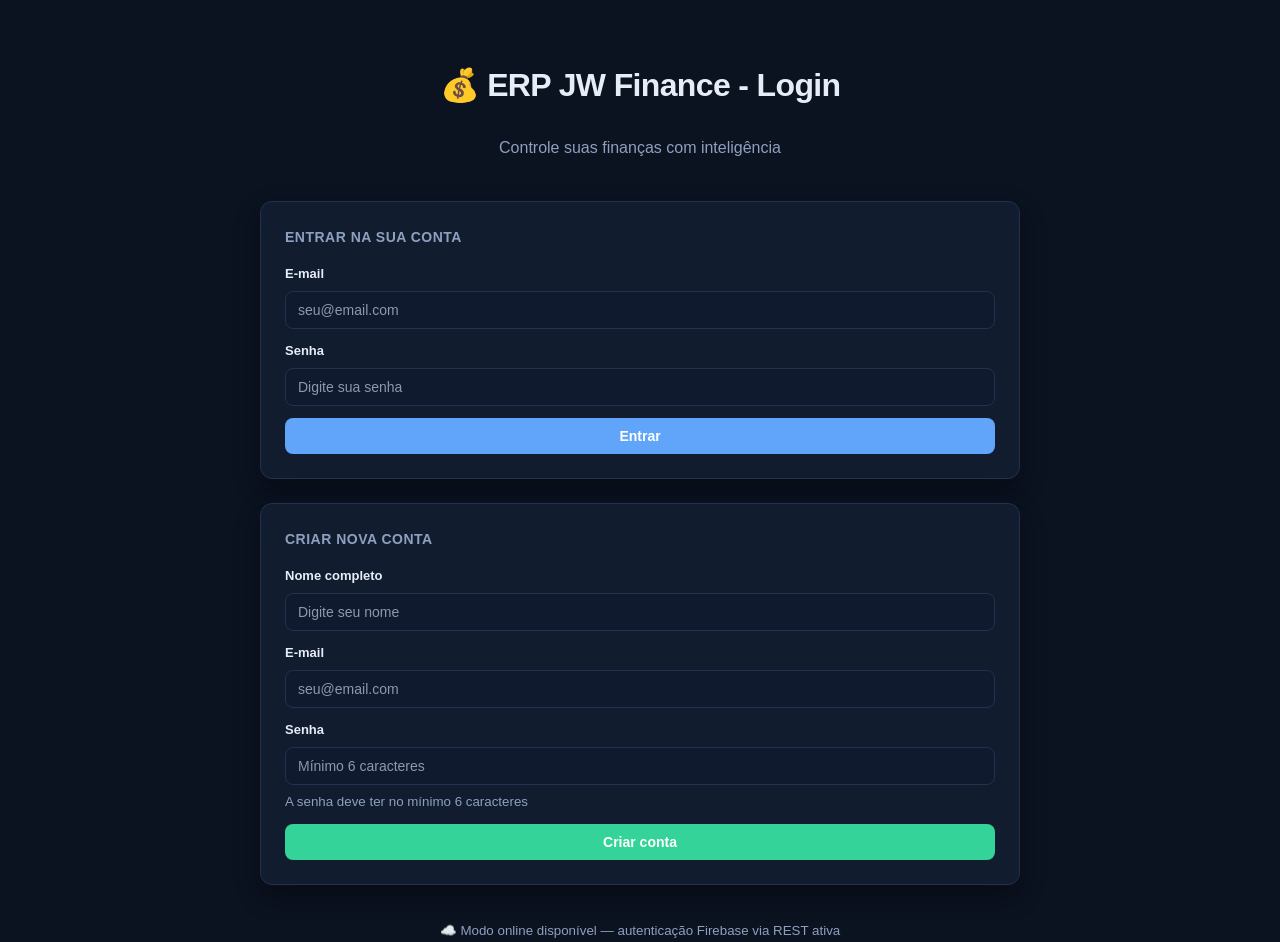
<file: perfil.html>
<!DOCTYPE html>
<html lang="pt-BR">
<head>
  <meta charset="UTF-8" />
  <meta name="viewport" content="width=device-width, initial-scale=1.0" />
  <title>ERP JW Finance - Perfil</title>
  <link rel="manifest" href="manifest.json" />
  <link rel="stylesheet" href="css/style.css" />
  <script src="js/core/firebase-init.js"></script>
</head>

<body>
  <header class="topbar">
    <div class="container topbar__row">
      <h1>⚙️ ERP JW Finance - Perfil</h1>
      <div class="topbar__actions">
        <button onclick="location.href='dashboard.html'" class="btn btn--ghost">← Dashboard</button>
        <button id="logoutBtn" class="btn btn--ghost">🚪 Sair</button>
      </div>
    </div>
  </header>

  <main class="container" style="max-width: 980px; margin-top: 24px;">

    <!-- INFORMAÇÕES DO USUÁRIO -->
    <section class="card">
      <h2>👤 Informações do usuário</h2>
      <div class="form">
        <div class="form-group">
          <label>Nome</label>
          <input type="text" id="displayNome" readonly class="input--readonly" />
        </div>

        <div class="form-group">
          <label>E-mail</label>
          <input type="email" id="displayEmail" readonly class="input--readonly" />
        </div>

        <div class="form-group">
          <label>Conta criada em</label>
          <input type="text" id="displayDataCriacao" readonly class="input--readonly" />
        </div>
      </div>
    </section>

    <!-- SEGURANÇA -->
    <section class="card">
      <h2>🔐 Segurança</h2>
      <p class="text-muted" style="margin-top: 0;">
        Altere sua senha com confirmação. Isso não mexe em nenhum dado financeiro.
      </p>

      <form id="formChangePassword" class="form">
        <div class="form-group">
          <label for="currentPassword">Senha atual</label>
          <input type="password" id="currentPassword" autocomplete="current-password" required />
        </div>

        <div class="form-group">
          <label for="newPassword">Nova senha</label>
          <input type="password" id="newPassword" autocomplete="new-password" minlength="6" required />
          <small class="text-muted">Mínimo 6 caracteres</small>
        </div>

        <div class="form-group">
          <label for="confirmPassword">Confirmar nova senha</label>
          <input type="password" id="confirmPassword" autocomplete="new-password" minlength="6" required />
        </div>

        <button class="btn btn--primary" type="submit" style="width: 100%;">Atualizar senha</button>
      </form>

      <div id="pwStatus" class="status hidden"></div>
    </section>

    <!-- BACKUP / EXPORTAÇÃO -->
    <section class="card" style="margin-top: 20px;">
      <h2>🧰 Backup e Exportação</h2>
      <p class="text-muted">Recomendado: exporte um backup (JSON) antes de limpar cache do navegador ou trocar de PC.</p>

      <div style="display:flex; gap:10px; flex-wrap:wrap; align-items:center; margin-top: 10px;">
        <button id="btnExportBackup" class="btn btn--primary">⬇️ Exportar Backup (JSON)</button>
        <button id="btnImportBackup" class="btn btn--ghost">⬆️ Importar Backup (JSON)</button>
        <button id="btnExportCSV" class="btn btn--ghost">📄 Exportar CSV do mês</button>

        
      </div>

      <input type="file" id="backupFileInput" accept="application/json" class="hidden" />
    </section>

  </main>

  <!-- SCRIPTS -->
  <script src="js/core/constants.js"></script>
  <script src="js/core/config.js"></script>
  <script src="js/core/core.js"></script>
  <script src="js/utils/ui.js"></script>
  <script src="js/features/perfil.js"></script>
</body>
</html>
</file>
<file: css/style.css>
/* ===============================
   ERP JW Finance - v6.0
   Design: Profissional com destaque para Dívidas
   =============================== */

/* ===============================
   VARIÁVEIS GLOBAIS
   =============================== */
:root {
--bg: #0b1220;
    --card: #111c2f;
    --text: #e6edf7;
    --text-secondary: #b7c3d7;
    --muted: #8ea0bf;
    --border: #22314d;
    --hover: #1a2842;
    
    /* Inputs */
    --input-bg: #0f1a2e;
    --input-focus-bg: #162237;

    /* cores mais vibrantes no dark */
    --primary: #60a5fa;
    --primary-hover: #3b82f6;
    --primary-light: rgba(96,165,250,.18);

    --success: #34d399;
    --success-light: rgba(52,211,153,.16);

    --warning: #fbbf24;
    --warning-light: rgba(251,191,36,.16);

    --danger: #fb7185;
    --danger-hover: #f43f5e;

    --divida: #f87171;

  --radius-sm: 8px;
  --radius-md: 12px;
  --radius-lg: 16px;

  --shadow-sm: 0 1px 2px 0 rgba(0,0,0,0.25);
  --shadow-md: 0 6px 10px -4px rgba(0,0,0,0.35);
  --shadow-lg: 0 18px 24px -12px rgba(0,0,0,0.45);

  --transition: all 0.18s ease;
}
  
  /* v6.5.5 - DARK MODE CONTRASTE MELHORADO */
  input,
  select,
  textarea {
    background: #0f1a2e !important;
    color: var(--text) !important;
    border-color: var(--border);
  }
  
  input:focus,
  select:focus,
  textarea:focus {
    background: #162237 !important;
    border-color: var(--primary);
  }

  input::placeholder,
  textarea::placeholder {
    color: rgba(183,195,215,.75);
  }
  
  /* Inputs readonly também devem ter background */
  input[readonly],
  .input--readonly {
    background: #0a1220 !important;
    color: var(--text-secondary) !important;
    cursor: not-allowed;
    opacity: 0.9;
  }

  .card {
    box-shadow: 0 10px 25px rgba(0,0,0,.35);
  }

  .kpi__value {
    text-shadow: 0 1px 0 rgba(0,0,0,.25);
  }

  /* ===============================
     v7.1.3 — KPIs (DARK) | Contraste + legibilidade
     - Caixas mais fortes (sem se confundir com o fundo)
     - Títulos em negrito e quase branco
     =============================== */
  .kpi{
    background: linear-gradient(135deg, rgba(255,255,255,.07) 0%, rgba(255,255,255,.03) 100%) !important;
    border-color: rgba(142,160,191,.25) !important;
  }
  .kpi:hover{
    border-color: rgba(96,165,250,.55) !important;
  }

  .kpi__title{
    color: rgba(230,237,247,.92) !important;
    font-weight: 800 !important;
  }
  .kpi small{
    color: rgba(183,195,215,.82) !important;
  }

  /* Paletas por tipo (dark) — brilho controlado */
  .kpi--receita{
    background: linear-gradient(135deg, rgba(52,211,153,.22) 0%, rgba(17,28,47,.92) 70%) !important;
    border-color: rgba(52,211,153,.55) !important;
  }
  .kpi--poupanca{
    background: linear-gradient(135deg, rgba(96,165,250,.22) 0%, rgba(17,28,47,.92) 70%) !important;
    border-color: rgba(96,165,250,.60) !important;
  }
  .kpi--essenciais{
    background: linear-gradient(135deg, rgba(251,191,36,.20) 0%, rgba(17,28,47,.92) 70%) !important;
    border-color: rgba(251,191,36,.58) !important;
  }
  .kpi--livres{
    background: linear-gradient(135deg, rgba(245,158,11,.18) 0%, rgba(17,28,47,.92) 70%) !important;
    border-color: rgba(245,158,11,.55) !important;
  }
  .kpi--dividas{
    background: linear-gradient(135deg, rgba(248,113,113,.20) 0%, rgba(17,28,47,.92) 70%) !important;
    border-color: rgba(248,113,113,.70) !important;
  }
  .kpi--highlight,
  .kpi--saldo{
    background: linear-gradient(135deg, rgba(96,165,250,.22) 0%, rgba(17,28,47,.92) 70%) !important;
    border-color: rgba(96,165,250,.80) !important;
  }
  .kpi--saldo .kpi__value{
    color: var(--primary) !important;
  }
  
  table {
    background: var(--card);
  }
  
  thead {
    background: linear-gradient(to bottom, #1e293b, #334155);
  }
  
    /* v7.1.0: MODAIS seguem o tema (dark) para manter contraste e consistência */
  .modal{
    background: var(--card) !important;
    color: var(--text) !important;
    border: 1px solid var(--border);
  }

  .modal-header,
  .modal-footer{
    border-color: var(--border) !important;
  }

  .modal-body input,
  .modal-body select,
  .modal-body textarea{
    background: var(--input-bg) !important;
    color: var(--text) !important;
    border: 1px solid var(--border) !important;
  }

  .modal-body input:focus,
  .modal-body select:focus,
  .modal-body textarea:focus{
    background: var(--input-focus-bg) !important;
    border-color: var(--primary) !important;
    box-shadow: 0 0 0 3px rgba(96,165,250,.18) !important;
  }

  .modal-body label{
    color: var(--text) !important;
  }

  .modal-body .text-muted{
    color: var(--muted) !important;
}

/* ===============================
   RESET E BASE
   =============================== */
* {
  box-sizing: border-box;
  margin: 0;
  padding: 0;
}

html {
  scroll-behavior: smooth;
}

body {
  font-family: -apple-system, BlinkMacSystemFont, 'Segoe UI', 'Roboto', 'Oxygen', 'Ubuntu', sans-serif;
  background: var(--bg);
  color: var(--text);
  line-height: 1.6;
  -webkit-font-smoothing: antialiased;
  -moz-osx-font-smoothing: grayscale;
}

/* ===============================
   LAYOUT
   =============================== */
.container {
  max-width: 1280px;
  margin: 0 auto;
  padding: 0 20px;
}

/* ===============================
   TOPBAR / HEADER
   =============================== */
.topbar {
  background: var(--card);
  border-bottom: 1px solid var(--border);
  box-shadow: var(--shadow-sm);
  position: sticky;
  top: 0;
  z-index: 100;
}

.topbar__row {
  display: flex;
  align-items: center;
  justify-content: space-between;
  padding: 16px 0;
  gap: 16px;
}

.topbar h1 {
  font-size: 20px;
  font-weight: 700;
  color: var(--text);
  margin: 0;
}

.topbar__actions {
  display: flex;
  gap: 12px;
  align-items: center;
}

/* ===============================
   TÍTULOS
   =============================== */
h1 {
  font-size: 32px;
  font-weight: 800;
  margin: 0 0 24px 0;
  color: var(--text);
  letter-spacing: -0.02em;
}

h2 {
  font-size: 14px;
  font-weight: 700;
  margin: 0 0 16px 0;
  color: var(--muted);
  letter-spacing: 0.5px;
  text-transform: uppercase;
}

h3 {
  font-size: 16px;
  font-weight: 600;
  margin: 0 0 12px 0;
  color: var(--text);
}

/* ===============================
   CARDS
   =============================== */
.card {
  background: var(--card);
  border: 1px solid var(--border);
  border-radius: var(--radius-md);
  box-shadow: var(--shadow-sm);
  padding: 24px;
  margin-bottom: 24px;
  transition: var(--transition);
}

.card:hover {
  box-shadow: var(--shadow-md);
}

/* ===============================
   BOTÕES
   =============================== */
.btn {
  display: inline-flex;
  align-items: center;
  justify-content: center;
  gap: 8px;
  padding: 10px 18px;
  border: none;
  border-radius: var(--radius-sm);
  font-size: 14px;
  font-weight: 600;
  cursor: pointer;
  transition: var(--transition);
  user-select: none;
  white-space: nowrap;
}

.btn:disabled {
  opacity: 0.5;
  cursor: not-allowed;
}

.btn--primary {
  background: var(--primary);
  color: white;
}

.btn--primary:hover:not(:disabled) {
  background: var(--primary-hover);
  transform: translateY(-1px);
  box-shadow: var(--shadow-md);
}

.btn--success {
  background: var(--success);
  color: white;
}

.btn--success:hover:not(:disabled) {
  background: #059669;
  transform: translateY(-1px);
}

.btn--danger {
  background: var(--danger);
  color: white;
}

.btn--danger:hover:not(:disabled) {
  background: #dc2626;
  transform: translateY(-1px);
}

.btn--ghost {
  background: transparent;
  border: 1px solid var(--border);
  color: var(--text);
}

.btn--ghost:hover:not(:disabled) {
  background: var(--bg);
  border-color: var(--primary);
  color: var(--primary);
}

.btn--link {
  background: transparent;
  color: var(--primary);
  padding: 0;
}

.btn--link:hover {
  text-decoration: underline;
}

/* Botões pequenos */
.btn-mini {
  padding: 6px 12px;
  font-size: 12px;
  border-radius: var(--radius-sm);
}

.btn-edit {
  background: var(--primary-light);
  color: var(--primary);
  border: 1px solid var(--primary);
}

.btn-edit:hover {
  background: var(--primary);
  color: white;
}

.btn-del {
  background: var(--danger-light);
  color: var(--danger);
  border: 1px solid var(--danger);
}

.btn-del:hover {
  background: var(--danger);
  color: white;
}

/* ===============================
   KPI / RESUMO
   =============================== */
.kpi-grid {
  display: grid;
  grid-template-columns: repeat(auto-fit, minmax(200px, 1fr));
  gap: 16px;
  margin-bottom: 8px;
}

.kpi {
  background: linear-gradient(135deg, #f8fafc 0%, #ffffff 100%);
  border: 1px solid var(--border);
  border-radius: var(--radius-md);
  padding: 20px;
  transition: var(--transition);
  position: relative;
  overflow: hidden;
}

.kpi:hover {
  transform: translateY(-2px);
  box-shadow: var(--shadow-md);
  border-color: var(--primary);
}

.kpi__title {
  font-size: 12px;
  font-weight: 600;
  color: var(--muted);
  text-transform: uppercase;
  letter-spacing: 0.5px;
  margin-bottom: 8px;
}

.kpi__value {
  font-size: 24px;
  font-weight: 800;
  color: var(--text);
  letter-spacing: -0.02em;
}

.kpi small {
  display: block;
  margin-top: 6px;
  font-size: 11px;
  color: var(--text-secondary);
}

/* KPI ESPECÍFICOS POR TIPO */

/* Receita - Verde */
.kpi--receita {
  background: linear-gradient(135deg, #d1fae5 0%, #a7f3d0 100%);
  border: 1px solid var(--success);
}

.kpi--receita .kpi__value {
  color: var(--success);
}

/* Poupança - Azul */
.kpi--poupanca {
  background: linear-gradient(135deg, #dbeafe 0%, #bfdbfe 100%);
  border: 1px solid var(--primary);
}

.kpi--poupanca .kpi__value {
  color: var(--primary);
}

/* Despesas Essenciais - Laranja */
.kpi--essenciais {
  background: linear-gradient(135deg, #fed7aa 0%, #fdba74 100%);
  border: 1px solid var(--warning);
}

.kpi--essenciais .kpi__value {
  color: #ea580c;
}

/* Despesas Livres - Amarelo */
.kpi--livres {
  background: linear-gradient(135deg, #fef3c7 0%, #fde68a 100%);
  border: 1px solid var(--warning);
}

.kpi--livres .kpi__value {
  color: #d97706;
}

/* DÍVIDAS - Vermelho DESTAQUE */
.kpi--dividas {
  background: linear-gradient(135deg, #fee2e2 0%, #fecaca 100%);
  border: 2px solid var(--divida);
  position: relative;
}

.kpi--dividas::before {
  content: '⚠️';
  position: absolute;
  top: 12px;
  right: 12px;
  font-size: 24px;
  opacity: 0.4;
  animation: pulse-warning 2s ease-in-out infinite;
}

@keyframes pulse-warning {
  0%, 100% { 
    opacity: 0.3;
    transform: scale(1);
  }
  50% { 
    opacity: 0.8;
    transform: scale(1.1);
  }
}

.kpi--dividas .kpi__title {
  color: var(--divida);
  font-weight: 700;
}

.kpi--dividas .kpi__value {
  color: var(--divida);
  font-size: 26px;
  font-weight: 900;
}

.kpi--dividas small {
  color: #991b1b;
  font-weight: 600;
  background: rgba(220, 38, 38, 0.1);
  padding: 4px 8px;
  border-radius: var(--radius-md);
  display: inline-block;
}

/* Saldo a Distribuir - Highlight */
.kpi--highlight {
  background: linear-gradient(135deg, #dbeafe 0%, #bfdbfe 100%);
  border: 2px solid var(--primary);
  position: relative;
  overflow: hidden;
}

.kpi--highlight::before {
  content: '';
  position: absolute;
  top: -50%;
  right: -50%;
  width: 200%;
  height: 200%;
  background: radial-gradient(circle, rgba(59, 130, 246, 0.1) 0%, transparent 70%);
  animation: pulse 3s ease-in-out infinite;
}

@keyframes pulse {
  0%, 100% { opacity: 0.5; }
  50% { opacity: 1; }
}

.kpi--highlight .kpi__value {
  color: var(--primary);
  font-size: 28px;
  position: relative;
  z-index: 1;
}

/* Saldo (alias visual para cards de resumo em Histórico/Consolidado) */
.kpi--saldo{
  background: linear-gradient(135deg, #dbeafe 0%, #bfdbfe 100%);
  border: 2px solid var(--primary);
}
.kpi--saldo .kpi__value{ color: var(--primary); }

/* ===============================
   GRID DE LANÇAMENTOS (4 COLUNAS)
   =============================== */
.grid-4 {
  display: grid;
  grid-template-columns: repeat(4, 1fr);
  gap: 20px;
  margin-bottom: 24px;
}

/* ===============================
   FORMULÁRIOS
   =============================== */
.form {
  display: flex;
  flex-direction: column;
  gap: 12px;
}

.form-group {
  display: flex;
  flex-direction: column;
  gap: 6px;
}

label {
  font-size: 13px;
  font-weight: 600;
  color: var(--text);
}

input,
select,
textarea {
  width: 100%;
  padding: 10px 12px;
  border: 1px solid var(--border);
  border-radius: var(--radius-sm);
  font-size: 14px;
  color: var(--text);
  background: var(--input-bg, var(--card));
  transition: var(--transition);
  font-family: inherit;
}

input:focus,
select:focus,
textarea:focus {
  outline: none;
  border-color: var(--primary);
  box-shadow: 0 0 0 3px var(--primary-light);
}

input::placeholder,
textarea::placeholder {
  color: var(--muted);
}

/* Fix para select no Safari */
select {
  -webkit-appearance: none;
  -moz-appearance: none;
  appearance: none;
  background-image: url("data:image/svg+xml,%3Csvg xmlns='http://www.w3.org/2000/svg' width='12' height='12' viewBox='0 0 12 12'%3E%3Cpath fill='%2364748b' d='M6 9L1 4h10z'/%3E%3C/svg%3E");
  background-repeat: no-repeat;
  background-position: right 12px center;
  padding-right: 36px;
}

option {
  background: var(--card);
  color: var(--text);
}

/* ===============================
   TABELA
   =============================== */
.table-wrapper {
  overflow-x: auto;
  border: 1px solid var(--border);
  border-radius: var(--radius-md);
  background: var(--card);
}

table {
  width: 100%;
  border-collapse: collapse;
  min-width: 900px;
}

thead {
  background: linear-gradient(to bottom, #f8fafc, #f1f5f9);
  border-bottom: 2px solid var(--border);
}

thead th {
  padding: 14px 16px;
  text-align: left;
  font-size: 12px;
  font-weight: 700;
  color: var(--muted);
  text-transform: uppercase;
  letter-spacing: 0.5px;
}

tbody tr {
  border-bottom: 1px solid var(--border);
  transition: var(--transition);
}

tbody tr:hover {
  background: var(--bg);
}

tbody tr:last-child {
  border-bottom: none;
}

tbody td {
  padding: 14px 16px;
  font-size: 14px;
  color: var(--text);
}

.td-actions {
  display: flex;
  gap: 8px;
  align-items: center;
}

/* ===============================
   BADGES / TAGS
   =============================== */
.badge {
  display: inline-flex;
  align-items: center;
  padding: 4px 10px;
  border-radius: var(--radius-md);
  font-size: 11px;
  font-weight: 600;
  text-transform: uppercase;
  letter-spacing: 0.3px;
}

.badge-receita {
  background: var(--success-light);
  color: var(--success);
  border: 1px solid var(--success);
}

.badge-poupanca {
  background: var(--primary-light);
  color: var(--primary);
  border: 1px solid var(--primary);
}

.badge-despesa {
  background: var(--warning-light);
  color: var(--warning);
  border: 1px solid var(--warning);
}

.badge-divida {
  background: var(--divida-light);
  color: var(--divida);
  border: 1px solid var(--divida);
  font-weight: 700;
}

/* ===============================
   FOOTER ACTIONS
   =============================== */
.footer-actions {
  display: flex;
  flex-wrap: wrap;
  gap: 12px;
  justify-content: flex-start;
  align-items: center;
  margin: 24px 0 40px;
}

/* ===============================
   MENSAGENS DE STATUS
   =============================== */
.status {
  padding: 12px 16px;
  border-radius: var(--radius-sm);
  font-size: 14px;
  font-weight: 500;
  margin: 16px 0;
}

.status--ok {
  background: var(--success-light);
  color: var(--success);
  border: 1px solid var(--success);
}

.status--error {
  background: var(--danger-light);
  color: var(--danger);
  border: 1px solid var(--danger);
}

.status--info {
  background: var(--primary-light);
  color: var(--primary);
  border: 1px solid var(--primary);
}

/* ===============================
   v8.2.3 — DASHBOARD SCORE (Apple-minimal)
   =============================== */
.health-row--score { display: flex; }

.score-pill {
  display: inline-flex;
  align-items: center;
  justify-content: center;
  gap: 8px;
  padding: 10px 14px;
  border-radius: 999px;
  font-size: 14px;
  font-weight: 600;
  letter-spacing: 0.2px;
  background: rgba(255,255,255,0.06);
  border: 1px solid rgba(255,255,255,0.10);
  color: var(--text);
  box-shadow: var(--shadow-sm);
}

.score-pill--ok {
  background: var(--success-light);
  border-color: rgba(52,211,153,0.35);
  color: var(--success);
}

.score-pill--warn {
  background: var(--warning-light);
  border-color: rgba(251,191,36,0.35);
  color: var(--warning);
}

.score-pill--error {
  background: rgba(251,113,133,0.14);
  border-color: rgba(251,113,133,0.35);
  color: var(--danger);
}

.score-pill--neutral {
  background: rgba(255,255,255,0.06);
  border-color: rgba(255,255,255,0.10);
  color: var(--text-secondary);
}

/* ===============================
   TOAST NOTIFICATIONS
   =============================== */
.toast {
  position: fixed;
  top: 80px;
  right: 20px;
  padding: 16px 20px;
  border-radius: var(--radius-md);
  box-shadow: var(--shadow-lg);
  font-size: 14px;
  font-weight: 600;
  z-index: 1000;
  animation: slideIn 0.3s ease-out;
  min-width: 250px;
}

@keyframes slideIn {
  from {
    transform: translateX(400px);
    opacity: 0;
  }
  to {
    transform: translateX(0);
    opacity: 1;
  }
}

@keyframes slideOut {
  from {
    transform: translateX(0);
    opacity: 1;
  }
  to {
    transform: translateX(400px);
    opacity: 0;
  }
}

.toast--success {
  background: var(--success);
  color: white;
}

.toast--error {
  background: var(--danger);
  color: white;
}

.toast--info {
  background: var(--primary);
  color: white;
}

/* ===============================
   MODAL
   =============================== */
.modal-overlay {
  position: fixed;
  top: 0;
  left: 0;
  right: 0;
  bottom: 0;
  background: rgba(0, 0, 0, 0.5);
  display: flex;
  align-items: center;
  justify-content: center;
  z-index: 1000;
  animation: fadeIn 0.2s ease-out;
}

@keyframes fadeIn {
  from { opacity: 0; }
  to { opacity: 1; }
}

.modal {
  background: var(--card);
  border-radius: var(--radius-lg);
  box-shadow: var(--shadow-lg);
  max-width: 500px;
  width: 90%;
  max-height: 90vh;
  overflow-y: auto;
  animation: scaleIn 0.2s ease-out;
}

@keyframes scaleIn {
  from {
    transform: scale(0.9);
    opacity: 0;
  }
  to {
    transform: scale(1);
    opacity: 1;
  }
}

.modal-header {
  padding: 20px 24px;
  border-bottom: 1px solid var(--border);
  display: flex;
  align-items: center;
  justify-content: space-between;
}

.modal-header h3 {
  margin: 0;
}

.modal-body {
  padding: 24px;
}

/* v6.6.0: Garantir que inputs em modais sejam sempre legíveis */
.modal-body input,
.modal-body select,
.modal-body textarea {
  background: var(--card);
  color: #0f172a;
  border: 1px solid var(--border);
}

.modal-body input:focus,
.modal-body select:focus,
.modal-body textarea:focus {
  background: var(--card);
  border-color: var(--primary);
}

.modal-body label {
  color: var(--text);
  font-weight: 500;
  margin-bottom: 4px;
  display: block;
}

.modal-footer {
  padding: 16px 24px;
  border-top: 1px solid var(--border);
  display: flex;
  gap: 12px;
  justify-content: flex-end;
}

/* ===============================
   LOADING SPINNER
   =============================== */
.spinner {
  display: inline-block;
  width: 20px;
  height: 20px;
  border: 3px solid rgba(255, 255, 255, 0.3);
  border-top-color: white;
  border-radius: 50%;
  animation: spin 0.6s linear infinite;
}

@keyframes spin {
  to { transform: rotate(360deg); }
}

/* ===============================
   UTILITIES
   =============================== */
.text-center { text-align: center; }
.text-right { text-align: right; }
.text-muted { color: var(--muted); }
.text-primary { color: var(--primary); }
.text-success { color: var(--success); }
.text-danger { color: var(--danger); }

.mt-1 { margin-top: 8px; }
.mt-2 { margin-top: 16px; }
.mt-3 { margin-top: 24px; }
.mb-1 { margin-bottom: 8px; }
.mb-2 { margin-bottom: 16px; }
.mb-3 { margin-bottom: 24px; }

.hidden { display: none !important; }

/* ===============================
   RESPONSIVE
   =============================== */
@media (max-width: 1200px) {
  .grid-4 {
    grid-template-columns: repeat(2, 1fr);
  }
}

@media (max-width: 1024px) {
  .kpi-grid {
    grid-template-columns: repeat(2, 1fr);
  }
}

@media (max-width: 768px) {
  .container {
    padding: 0 16px;
  }
  
  .card {
    padding: 16px;
  }
  
  .kpi-grid {
    grid-template-columns: 1fr;
  }
  
  .grid-4 {
    grid-template-columns: 1fr;
  }
  
  h1 {
    font-size: 24px;
  }
  
  .topbar h1 {
    font-size: 16px;
  }
  
  .footer-actions {
    flex-direction: column;
    align-items: stretch;
  }
  
  .footer-actions .btn {
    width: 100%;
  }
  
  table {
    font-size: 12px;
  }
  
  thead th,
  tbody td {
    padding: 10px 8px;
  }
}

@media (max-width: 480px) {
  .topbar__row {
    flex-direction: column;
    align-items: flex-start;
    gap: 12px;
  }
  
  .topbar__actions {
    width: 100%;
    justify-content: space-between;
  }
  
  .kpi__value {
    font-size: 20px;
  }
  
  .kpi--dividas .kpi__value {
    font-size: 22px;
  }
}

/* ===============================
   DARK MODE (opcional)
   =============================== */

/* ===============================
   v6.0 - UTILITÁRIOS
   =============================== */
.input--readonly{
  background: #f8fafc !important;
}

.pin-mark{
  margin-left: 6px;
  font-size: 12px;
  opacity: 0.9;
}

.btn-pin{
  padding: 6px 8px;
  min-width: 34px;
}

.manager-grid{
  display: grid;
  grid-template-columns: 1fr 1fr;
  gap: 16px;
  margin-top: 14px;
}
@media (max-width: 900px){
  .manager-grid{ grid-template-columns: 1fr; }
}

.manager-card{
  border: 1px solid var(--border);
  border-radius: var(--radius-md);
  padding: 14px;
  background: var(--card);
}

.manager-header{
  display: flex;
  align-items: center;
  justify-content: space-between;
  gap: 12px;
  margin-bottom: 12px;
}

.manager-select{
  max-width: 220px;
}

.manager-list{
  display: grid;
  gap: 10px;
  max-height: 340px;
  overflow: auto;
  padding-right: 6px;
}

.manager-row{
  display: grid;
  grid-template-columns: 110px 1fr auto;
  gap: 12px;
  align-items: center;
  padding: 8px;
  border-radius: var(--radius-md);
  transition: background-color 0.2s;
}

.manager-row:hover{
  background-color: var(--hover);
}

.manager-toggle{
  display: flex;
  align-items: center;
  gap: 8px;
  font-size: 13px;
  color: var(--text-secondary);
  white-space: nowrap;
}

.manager-toggle input[type="checkbox"]{
  margin: 0;
  cursor: pointer;
}

.manager-input{
  width: 100%;
  padding: 8px 12px;
  border: 1px solid var(--border);
  border-radius: var(--radius-md);
  background: var(--input-bg);
  color: var(--text);
  font-size: 14px;
  transition: border-color 0.2s, background-color 0.2s;
}

.manager-input:focus{
  outline: none;
  border-color: var(--primary);
  background: var(--input-focus-bg);
}

.manager-muted{
  font-size: 12px;
  color: var(--muted);
  white-space: nowrap;
  overflow: hidden;
  text-overflow: ellipsis;
  max-width: 200px;
  font-style: italic;
}

.manager-actions{
  display: flex;
  gap: 10px;
  margin-top: 12px;
  flex-wrap: wrap;
}

.suggestion-box{
  border: 1px solid var(--border);
  border-radius: var(--radius-md);
  padding: 16px;
  background: var(--card);
}

.suggestion-badges{
  display: flex;
  gap: 12px;
  flex-wrap: wrap;
}


/* v6.5.5 - DARK MODE CONTRASTE MELHORADO */
  input,
  select,
  textarea {
    background: #0f1a2e !important;
    color: var(--text) !important;
    border-color: var(--border);
  }
  
  input:focus,
  select:focus,
  textarea:focus {
    background: #162237 !important;
    border-color: var(--primary);
  }

  input::placeholder,
  textarea::placeholder {
    color: rgba(183,195,215,.75);
  }
  
  /* Inputs readonly também devem ter background */
  input[readonly],
  .input--readonly {
    background: #0a1220 !important;
    color: var(--text-secondary) !important;
    cursor: not-allowed;
    opacity: 0.9;
  }

  .card {
    box-shadow: 0 10px 25px rgba(0,0,0,.35);
  }

  .kpi__value {
    text-shadow: 0 1px 0 rgba(0,0,0,.25);
  }

  /* ===============================
     v7.1.3 — KPIs (DARK) | Contraste + legibilidade
     - Caixas mais fortes (sem se confundir com o fundo)
     - Títulos em negrito e quase branco
     =============================== */
  .kpi{
    background: linear-gradient(135deg, rgba(255,255,255,.07) 0%, rgba(255,255,255,.03) 100%) !important;
    border-color: rgba(142,160,191,.25) !important;
  }
  .kpi:hover{
    border-color: rgba(96,165,250,.55) !important;
  }

  .kpi__title{
    color: rgba(230,237,247,.92) !important;
    font-weight: 800 !important;
  }
  .kpi small{
    color: rgba(183,195,215,.82) !important;
  }

  /* Paletas por tipo (dark) — brilho controlado */
  .kpi--receita{
    background: linear-gradient(135deg, rgba(52,211,153,.22) 0%, rgba(17,28,47,.92) 70%) !important;
    border-color: rgba(52,211,153,.55) !important;
  }
  .kpi--poupanca{
    background: linear-gradient(135deg, rgba(96,165,250,.22) 0%, rgba(17,28,47,.92) 70%) !important;
    border-color: rgba(96,165,250,.60) !important;
  }
  .kpi--essenciais{
    background: linear-gradient(135deg, rgba(251,191,36,.20) 0%, rgba(17,28,47,.92) 70%) !important;
    border-color: rgba(251,191,36,.58) !important;
  }
  .kpi--livres{
    background: linear-gradient(135deg, rgba(245,158,11,.18) 0%, rgba(17,28,47,.92) 70%) !important;
    border-color: rgba(245,158,11,.55) !important;
  }
  .kpi--dividas{
    background: linear-gradient(135deg, rgba(248,113,113,.20) 0%, rgba(17,28,47,.92) 70%) !important;
    border-color: rgba(248,113,113,.70) !important;
  }
  .kpi--highlight,
  .kpi--saldo{
    background: linear-gradient(135deg, rgba(96,165,250,.22) 0%, rgba(17,28,47,.92) 70%) !important;
    border-color: rgba(96,165,250,.80) !important;
  }
  .kpi--saldo .kpi__value{
    color: var(--primary) !important;
  }
  
  table {
    background: var(--card);
  }
  
  thead {
    background: linear-gradient(to bottom, #1e293b, #334155);
  }
  
    /* v7.1.0: MODAIS seguem o tema (dark) para manter contraste e consistência */
  .modal{
    background: var(--card) !important;
    color: var(--text) !important;
    border: 1px solid var(--border);
  }

  .modal-header,
  .modal-footer{
    border-color: var(--border) !important;
  }

  .modal-body input,
  .modal-body select,
  .modal-body textarea{
    background: var(--input-bg) !important;
    color: var(--text) !important;
    border: 1px solid var(--border) !important;
  }

  .modal-body input:focus,
  .modal-body select:focus,
  .modal-body textarea:focus{
    background: var(--input-focus-bg) !important;
    border-color: var(--primary) !important;
    box-shadow: 0 0 0 3px rgba(96,165,250,.18) !important;
  }

  .modal-body label{
    color: var(--text) !important;
  }

  .modal-body .text-muted{
    color: var(--muted) !important;
  }
}

/* ===============================
   PRINT STYLES
   =============================== */
@media print {
  body {
    background: var(--card);
  }
  
  .topbar,
  .btn,
  .footer-actions {
    display: none !important;
  }
  
  .card {
    page-break-inside: avoid;
    box-shadow: none;
    border: 1px solid #ddd;
  }
  
  .kpi {
    border: 1px solid #ddd;
    background: white !important;
  }
  
  .kpi--dividas {
    border: 2px solid #dc2626 !important;
  }
}


/* ===============================
   v6.0 - Fix Dark Mode Select Options + Manager UX
   =============================== */
select option {
  background: var(--card);
  color: #0f172a;
}

}

select {
  color: inherit;
}

.manager-row{
  display: grid;
  grid-template-columns: auto 1fr auto;
  gap: 12px;
  align-items: center;
}

/* ===============================
   v6.5 – AJUSTES FINOS (SEM MUDAR LÓGICA)
   - Consistência visual (select placeholder)
   - Perfil: layout de Informações do Usuário + KPI Total
   =============================== */

/* Select placeholder mais claro (combina com required + option value="") */
select { color: var(--text); }
select:invalid { color: var(--muted); }

/* PERFIL – Layout mais organizado (somente visual) */
.profile-info-grid{
  display: grid;
  grid-template-columns: 1fr 1fr;
  gap: 14px;
}

.profile-info--full{
  grid-column: 1 / -1;
}

.profile-input{
  padding: 12px 14px;
  border-radius: var(--radius-md);
}

/* KPI do Total (%) no Perfil (vira um “mini-KPI”) */
#totalPerc.profile-kpi,
#totalPerc.status{
  display: flex;
  align-items: center;
  justify-content: space-between;
  gap: 12px;

  padding: 16px 18px;
  border-radius: var(--radius-md);

  background: linear-gradient(135deg, rgba(59,130,246,.18) 0%, rgba(59,130,246,.08) 100%);
  border: 1px solid rgba(59,130,246,.35);
}

#totalPerc::before{
  content: "Total do Perfil";
  font-weight: 700;
  letter-spacing: .2px;
}

#totalPerc strong{
  font-size: 22px;
  font-weight: 900;
}

@media (max-width: 820px){
  .profile-info-grid{ grid-template-columns: 1fr; }
  .profile-info--full{ grid-column: auto; }
}

}


/* ===============================
   v8.0.1 - HISTÓRICO (compacto)
   =============================== */
.month-card{
  padding: 14px !important;
}
.month-card h3{
  font-size: 14px !important;
}
.month-card .btn{
  padding: 8px 12px;
}


/* ===============================
   v8.0.1 - GERENCIADORES (tabela)
   =============================== */
.manager-table-wrap{
  max-height: 420px;
  overflow: auto;
}
.manager-table{
  width: 100%;
  min-width: 0 !important; /* evita estourar o card (tabela global tem min-width:900px) */
  table-layout: fixed;
}
.manager-table thead th{
  position: sticky;
  top: 0;
  z-index: 2;
}
.manager-table td, .manager-table th{
  padding: 10px 12px;
}


/* ===============================
   v8.0.2+ - GERENCIADORES (compact / planilha)
   =============================== */
.manager-card{ padding: 12px !important; }
.manager-header h3{ font-size: 14px !important; }
.manager-list{ max-height: 300px; }

.mgr-table-wrap{
  border: 1px solid var(--border);
  border-radius: var(--radius-md);
  overflow: auto;
  max-height: 360px;
  background: var(--card);
}

.mgr-table{
  width: 100%;
  border-collapse: collapse;
  min-width: 520px;
  font-size: 13px;
}

.mgr-table th, .mgr-table td{
  padding: 8px 10px;
  border-bottom: 1px solid var(--border);
  vertical-align: middle;
}

.mgr-table thead th{
  position: sticky;
  top: 0;
  background: linear-gradient(to bottom, #f8fafc, #f1f5f9);
  z-index: 2;
}

.mgr-table input.input{
  padding: 8px 10px;
  font-size: 13px;
}



/* ===============================
   v8.1.4 - Select/Option contrast (legibilidade em dropdown/scroll)
   =============================== */
select, option {
  color: var(--text) !important;
  background: var(--input-bg, var(--card)) !important;
}


/* v8.1.4 - Rounded corners (retorno ao padrão levemente arredondado) */
.btn { border-radius: var(--radius-sm); }
input, select, textarea { border-radius: var(--radius-sm); }
.card { border-radius: var(--radius-md); }
.table-wrapper { border-radius: var(--radius-md); }
.modal { border-radius: var(--radius-lg); }


/* v8.1.4 - Manager list scroll alignment (evita texto fora do quadro) */
.manager-list { overflow: auto; }
.manager-row { min-width: 0; }
.manager-row > * { min-width: 0; }
.manager-input { min-width: 0; }
.manager-muted { min-width: 0; overflow: hidden; text-overflow: ellipsis; white-space: nowrap; }
/* Ajuste do grid para manter colunas estáveis dentro do scroll */
.manager-row{
  grid-template-columns: 120px minmax(180px, 1fr) minmax(160px, 1fr);
  align-items: center;
}


/* ===============================
   v8.1.5 - Gerenciadores sticky header (evita sobreposição no scroll)
   =============================== */
.manager-table-wrap{
  overflow: auto;
  position: relative;
}
.manager-table{
  width: 100%;
  border-collapse: separate;
  border-spacing: 0;
}
.manager-table thead th{
  position: sticky;
  top: 0;
  z-index: 5;
  background: var(--card);
  color: var(--text-secondary);
  border-bottom: 1px solid var(--border);
}
.manager-table tbody td{
  background: transparent;
}


/* ===============================
   v8.1.5 - Histórico: cards compactos (visual mais limpo)
   =============================== */
.month-card--compact .card__header{
  padding-bottom: 6px;
  border-bottom: 1px solid var(--border);
  margin-bottom: 10px;
}
.month-card--compact h3{ font-size: 16px; }
.month-card--compact .kpi-grid{
  display: grid;
  grid-template-columns: repeat(auto-fit, minmax(150px, 1fr));
  gap: 10px;
}
.month-card--compact .kpi{
  padding: 10px 12px;
  min-height: unset;
}
.month-card--compact .kpi__title{ font-size: 11px; }
.month-card--compact .kpi__value{ font-size: 18px; }


/* ===============================
   v8.1.7 - Histórico: chips de KPIs (visual profissional)
   =============================== */
.month-card--compact .status{
  font-size: 11px;
  padding: 4px 8px;
  border-radius: var(--radius-sm);
}


/* v8.1.7 - Orçamento: comparativo responsivo (evita overflow) */
.budget-cards{
  display: grid;
  grid-template-columns: repeat(auto-fit, minmax(220px, 1fr));
  gap: 12px;
}
.budget-cards .card{ min-width: 0; }


/* ===============================
   v8.1.8 - Hardening visual (quebra de texto / modais / charts)
   =============================== */
.status { white-space: nowrap; }
.status, .tag { line-height: 1.2; }

/* Modal: alinhar checkbox + texto (Fixar lançamento) */
.modal .form-row--check,
.modal .check-row {
  display: flex;
  align-items: center;
  justify-content: space-between;
  gap: 12px;
}
.modal input[type="checkbox"] { transform: translateY(1px); }

@media print {
  .no-print { display: none !important; }
  canvas { display: none !important; }
  img.chart-snapshot { display: block !important; }
}


/* v8.1.9 - Layout de cards em Gráficos */
.charts-grid{
  display:grid;
  grid-template-columns: repeat(auto-fit, minmax(360px, 1fr));
  gap: 16px;
  align-items: start;
}
/* Canvas com altura consistente sem forçar 'height' global */
.charts-grid canvas{
  width: 100%;
  height: 360px;
  max-height: 420px;
}


/* v8.1.10 - legends e grid de cards em Gráficos */
.chart-legend{
  display:flex;
  flex-wrap:wrap;
  gap:10px 14px;
  margin-top:10px;
  font-size:12px;
  color: var(--text-secondary);
}
.chart-legend .item{
  display:flex;
  align-items:center;
  gap:8px;
  padding:6px 10px;
  border:1px solid var(--border);
  border-radius:10px;
  background: rgba(255,255,255,0.03);
}
.chart-legend .dot{
  width:10px; height:10px;
  border-radius:50%;
  border:1px solid rgba(255,255,255,0.25);
  flex:0 0 10px;
}
.charts-grid{
  display:grid;
  grid-template-columns: repeat(2, minmax(0, 1fr));
  gap:16px;
}
@media (max-width: 980px){
  .charts-grid{ grid-template-columns: 1fr; }
}


/* v8.1.11 - card grande (Gráficos: Evolução do Saldo) */
.card--wide{ grid-column: 1 / -1; }
.card--wide canvas{ height: 420px !important; }


/* v8.1.12 - Gráficos: grid + legendas (sem libs externas) */
.charts-grid{
  display:grid;
  grid-template-columns: repeat(2, minmax(0, 1fr));
  gap: 16px;
}
@media (max-width: 980px){
  .charts-grid{ grid-template-columns: 1fr; }
}
.chart-legend{
  display:flex;
  flex-direction:column;
  gap: 6px;
  margin-top: 10px;
}
.chart-legend .item{
  display:flex;
  align-items:center;
  gap: 10px;
  color: rgba(241,245,249,0.92);
  font-size: 12px;
}
.chart-legend .dot{
  width:10px;
  height:10px;
  border-radius: 999px;
  background: rgba(255,255,255,0.35);
  flex: 0 0 auto;
}
.card--wide{ grid-column: 1 / -1; }
#chartPizza, #chartBarras, #chartCategorias, #chartBancoCategorias{ height: 320px; width: 100%; }
#chartSaldoLinha{ height: 420px; width: 100%; }

/* v8.1.12 - Taxas (cards simples) */
.rates-grid{
  display:grid;
  grid-template-columns: repeat(4, minmax(0, 1fr));
  gap: 12px;
}
@media (max-width: 980px){
  .rates-grid{ grid-template-columns: 1fr 1fr; }
}
.rate{
  border: 1px solid var(--border);
  background: rgba(255,255,255,0.02);
  border-radius: 14px;
  padding: 12px;
}
.rate__label{ color: var(--muted); font-size: 12px; }
.rate__value{ color: rgba(241,245,249,0.95); font-weight: 800; font-size: 18px; margin-top: 6px; }
</file>
